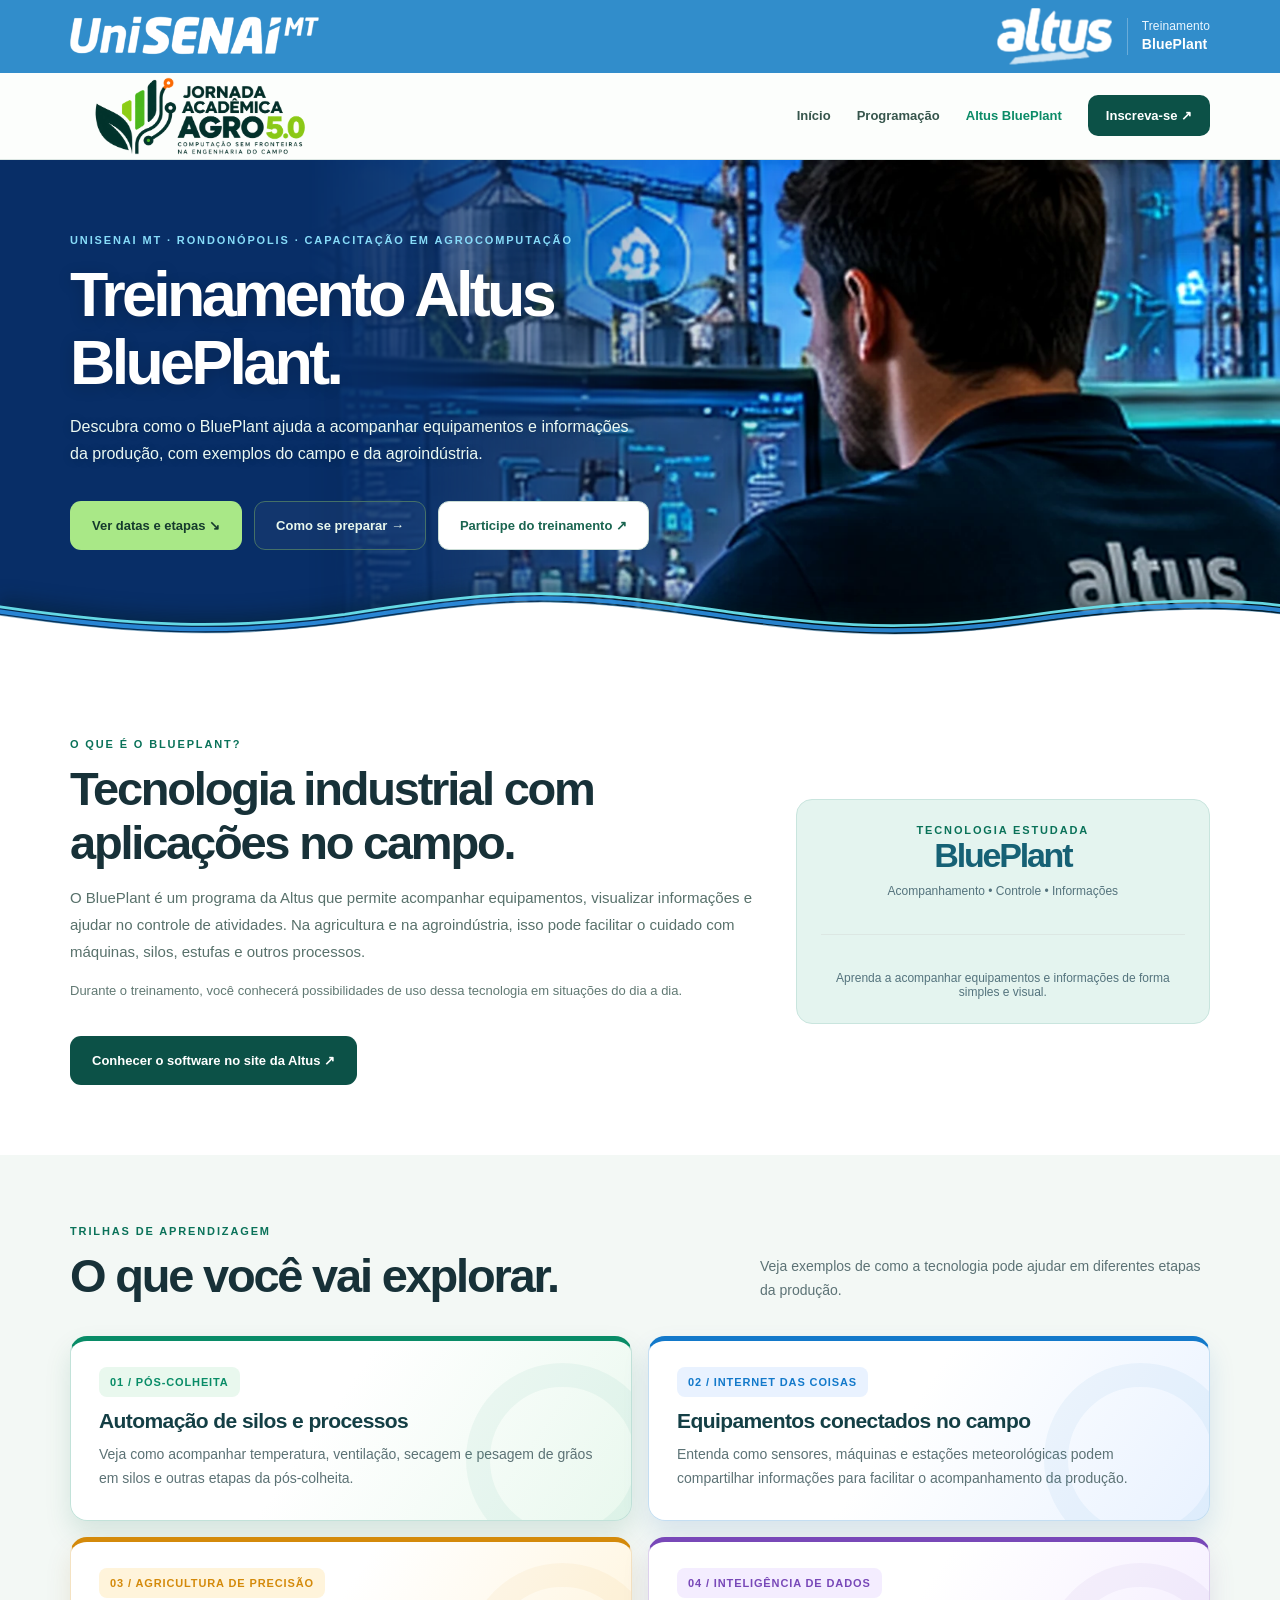
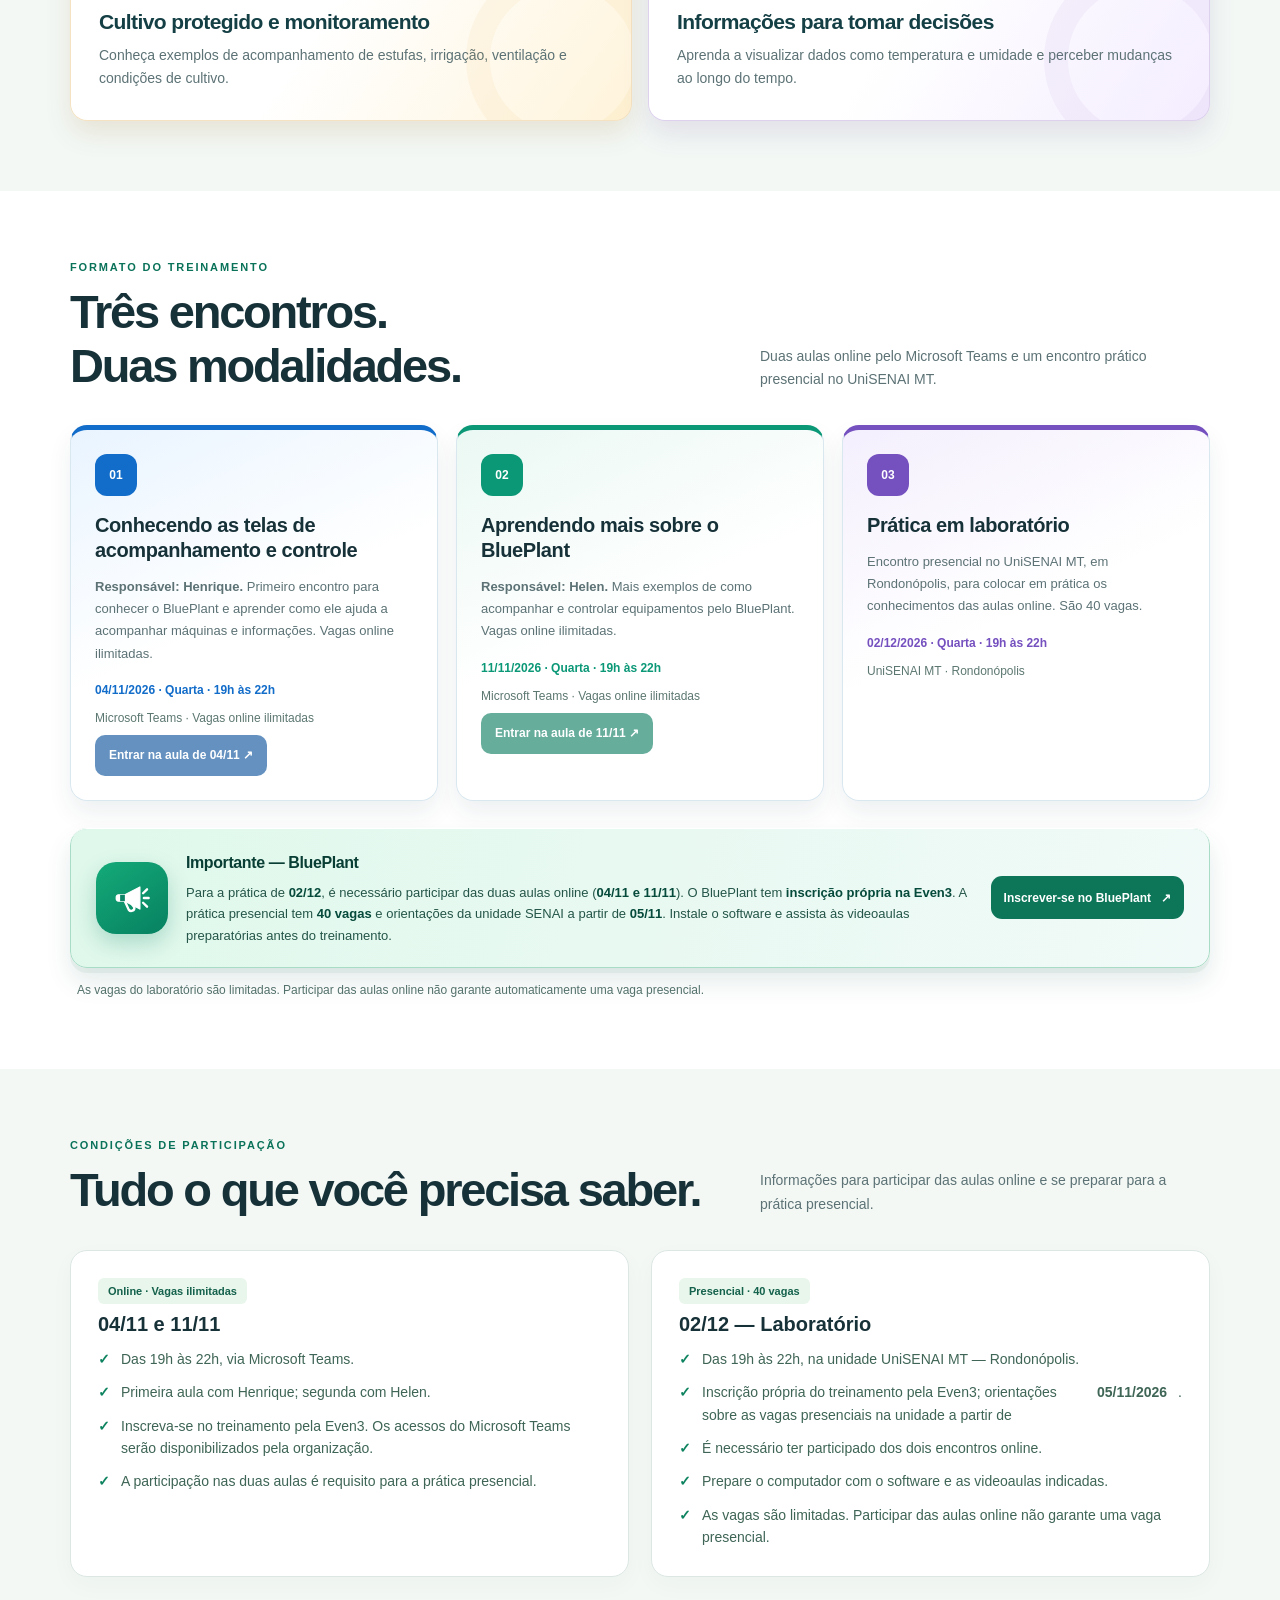
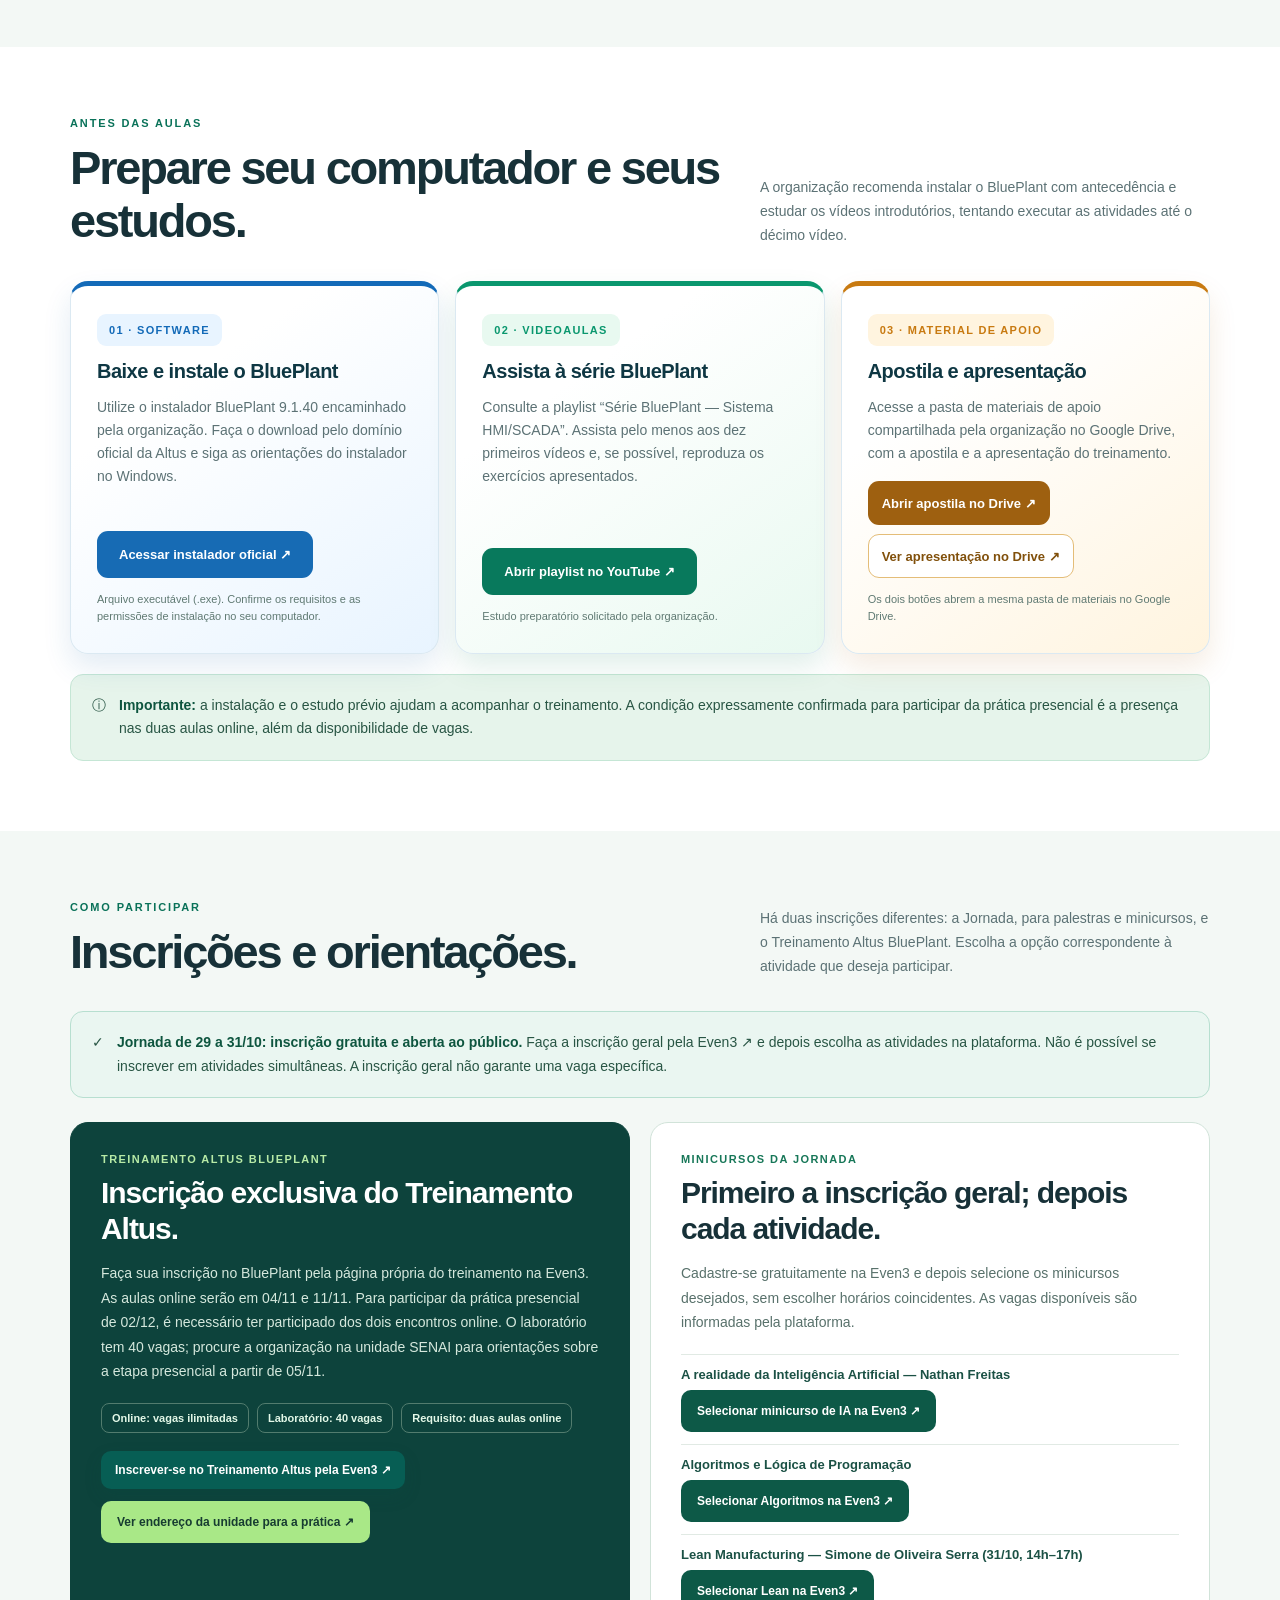
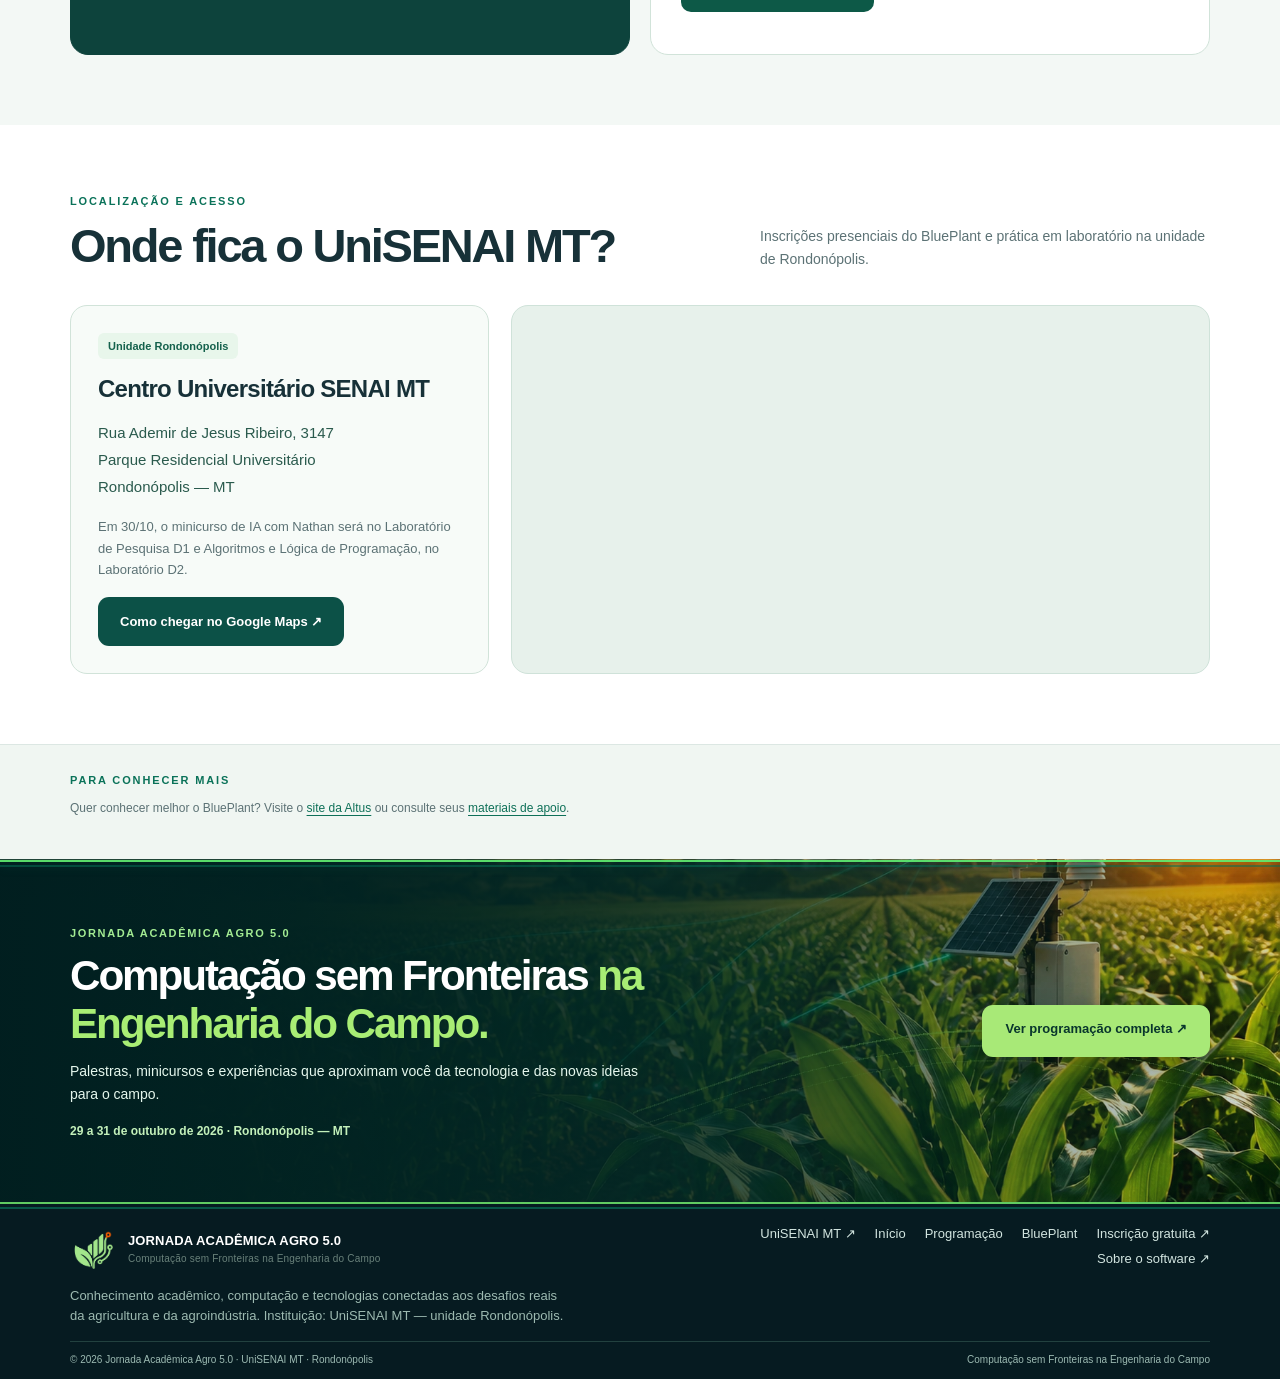
<file: altus.html>
<!DOCTYPE html>

<html lang="pt-BR"><head>
<meta charset="utf-8"/><meta content="width=device-width,initial-scale=1" name="viewport"/>
<meta content="#08282d" name="theme-color"/><meta content="index,follow" name="robots"/>
<meta content="Treinamento Altus BluePlant na Jornada Agro 5.0 do UniSENAI MT, Rondonópolis: online em 04/11 e 11/11 e presencial em 02/12/2026, com 40 vagas na prática." name="description"/>
<meta content="website" property="og:type"/><meta content="pt_BR" property="og:locale"/><meta content="Treinamento Altus BluePlant | Jornada Agro 5.0" property="og:title"/>
<meta content="Treinamento Altus BluePlant na Jornada Agro 5.0 do UniSENAI MT, Rondonópolis: online em 04/11 e 11/11 e presencial em 02/12/2026, com 40 vagas na prática." property="og:description"/><title>Treinamento Altus BluePlant | Jornada Agro 5.0</title>
<link href="assets/brand/web/favicon-192.png" rel="icon" sizes="192x192" type="image/png"/><link href="assets/style.css?v=fase07-r2" rel="stylesheet"/>
<script defer="" src="assets/main.js?v=fase04-r1"></script>
<script defer="" src="assets/inscricoes.js?v=fase06-r2"></script>
</head><body>
<a class="skip" href="#conteudo">Pular para o conteúdo</a>
<header class="topbar"><div class="institution-band"><div class="wrap institution-inner">
<a aria-label="Conhecer o UniSENAI MT — site oficial" class="institution-identity" href="https://unisenaimt.com.br/" rel="noopener noreferrer" target="_blank">
<img alt="UniSENAI MT" class="institution-logo-unisenai" height="251" src="assets/brand/web/unisenai-mt-branco.png" width="1559"/>
</a>
<div class="institution-training">
<a aria-label="Conhecer a Altus — site oficial" href="https://www.altus.com.br/" rel="noopener noreferrer" target="_blank"><img alt="Altus" class="institution-logo-altus" height="256" src="assets/brand/web/altus-branco.png" width="520"/></a>
<a class="institution-training-label" href="altus.html">Treinamento<br/><strong>BluePlant</strong></a>
</div>
</div></div><div class="wrap navrow"><a aria-label="Jornada Acadêmica Agro 5.0 — início" class="brand brand-official" href="index.html"><img alt="Jornada Acadêmica Agro 5.0 — Computação sem Fronteiras na Engenharia do Campo" class="brand-logo" height="253" src="assets/brand/web/logo-horizontal.webp" width="760"/><span aria-hidden="true" class="brand-mobile"><img alt="" height="340" src="assets/brand/web/simbolo-original.webp" width="340"/><span><strong>JORNADA AGRO 5.0</strong><small>UniSENAI MT · Rondonópolis</small></span></span></a><button aria-controls="site-nav" aria-expanded="false" aria-label="Abrir ou fechar o menu" class="menu-btn" data-menu-toggle="">Menu ☰</button><nav aria-label="Navegação principal" class="navlinks" data-navigation="" id="site-nav"><a data-nav="home" href="index.html">Início</a><a data-nav="prog" href="programacao.html">Programação</a><a aria-current="page" data-nav="altus" href="altus.html">Altus BluePlant</a><a class="navcta" href="https://www.even3.com.br/jornada-agro-unisenai-798946/" rel="noopener noreferrer" target="_blank">Inscreva-se ↗</a></nav></div></header>
<main id="conteudo"><section class="pagehero pagehero--blueplant"><div aria-hidden="true" class="pagehero-art"></div><div class="wrap"><span class="eyebrow">UniSENAI MT · Rondonópolis · Capacitação em agrocomputação</span><h1>Treinamento Altus<br/>BluePlant.</h1><p>Descubra como o BluePlant ajuda a acompanhar equipamentos e informações da produção, com exemplos do campo e da agroindústria.</p><div class="actions"><a class="btn btn-primary" href="#etapas">Ver datas e etapas ↘</a><a class="btn btn-ghost" href="#preparacao">Como se preparar →</a><a aria-label="Participe do treinamento Altus BluePlant — inscrição exclusiva na Even3" class="btn btn-light" data-evento-link="blueplantInscricao" href="https://www.even3.com.br/treinamento-sistemas-supervisorios-altusblueplant-802190" rel="noopener noreferrer" target="_blank">Participe do treinamento ↗</a></div></div></section>
<div aria-hidden="true" class="pagehero-transition to-white"></div>
<section class="section white"><div class="wrap altus-title-row"><div><span class="eyebrow">O que é o BluePlant?</span><h2 class="section-title">Tecnologia industrial com aplicações no campo.</h2><p style="font-size:15px;line-height:1.8;color:#58716b">O BluePlant é um programa da Altus que permite acompanhar equipamentos, visualizar informações e ajudar no controle de atividades. Na agricultura e na agroindústria, isso pode facilitar o cuidado com máquinas, silos, estufas e outros processos.</p><p style="font-size:13px;color:#617973;line-height:1.7">Durante o treinamento, você conhecerá possibilidades de uso dessa tecnologia em situações do dia a dia.</p><div class="actions"><a class="btn btn-dark" href="https://www.altus.com.br/serie/scada-blueplant/" rel="noopener noreferrer" target="_blank">Conhecer o software no site da Altus ↗</a></div></div><div class="bluebadge"><span class="eyebrow">Tecnologia estudada</span><div class="big">BluePlant</div><p>Acompanhamento • Controle • Informações</p><hr class="sep"/><p>Aprenda a acompanhar equipamentos e informações de forma simples e visual.</p></div></div></section>
<section class="section surface" id="conteudos"><div class="wrap"><div class="sec-head"><div><span class="eyebrow">Trilhas de aprendizagem</span><h2>O que você vai explorar.</h2></div><p>Veja exemplos de como a tecnologia pode ajudar em diferentes etapas da produção.</p></div><div class="topics"><article class="topic"><small>01 / PÓS-COLHEITA</small><h3>Automação de silos e processos</h3><p>Veja como acompanhar temperatura, ventilação, secagem e pesagem de grãos em silos e outras etapas da pós-colheita.</p></article><article class="topic"><small>02 / INTERNET DAS COISAS</small><h3>Equipamentos conectados no campo</h3><p>Entenda como sensores, máquinas e estações meteorológicas podem compartilhar informações para facilitar o acompanhamento da produção.</p></article><article class="topic"><small>03 / AGRICULTURA DE PRECISÃO</small><h3>Cultivo protegido e monitoramento</h3><p>Conheça exemplos de acompanhamento de estufas, irrigação, ventilação e condições de cultivo.</p></article><article class="topic"><small>04 / INTELIGÊNCIA DE DADOS</small><h3>Informações para tomar decisões</h3><p>Aprenda a visualizar dados como temperatura e umidade e perceber mudanças ao longo do tempo.</p></article></div></div></section>
<section class="section white" id="etapas"><div class="wrap">
<div class="sec-head"><div><span class="eyebrow">Formato do treinamento</span><h2>Três encontros.<br/>Duas modalidades.</h2></div><p>Duas aulas online pelo Microsoft Teams e um encontro prático presencial no UniSENAI MT.</p></div>
<div class="flowsteps">
<article class="step"><span class="number">01</span><h3>Conhecendo as telas de acompanhamento e controle</h3><p><strong>Responsável: Henrique.</strong> Primeiro encontro para conhecer o BluePlant e aprender como ele ajuda a acompanhar máquinas e informações. Vagas online ilimitadas.</p><span class="stepdate">04/11/2026 · Quarta · 19h às 22h</span><div class="step-channel"><span>Microsoft Teams · Vagas online ilimitadas</span><a aria-disabled="true" class="session-join" data-evento-link="teams04" data-link-demo="true">Entrar na aula de 04/11 ↗</a></div></article>
<article class="step"><span class="number">02</span><h3>Aprendendo mais sobre o BluePlant</h3><p><strong>Responsável: Helen.</strong> Mais exemplos de como acompanhar e controlar equipamentos pelo BluePlant. Vagas online ilimitadas.</p><span class="stepdate">11/11/2026 · Quarta · 19h às 22h</span><div class="step-channel"><span>Microsoft Teams · Vagas online ilimitadas</span><a aria-disabled="true" class="session-join" data-evento-link="teams11" data-link-demo="true">Entrar na aula de 11/11 ↗</a></div></article>
<article class="step"><span class="number">03</span><h3>Prática em laboratório</h3><p>Encontro presencial no UniSENAI MT, em Rondonópolis, para colocar em prática os conhecimentos das aulas online. São 40 vagas.</p><span class="stepdate">02/12/2026 · Quarta · 19h às 22h</span><span class="step-channel">UniSENAI MT · Rondonópolis</span></article>
</div>
<aside aria-label="Atenção às condições para participar da prática BluePlant" class="important-blueplant" role="note">
<span aria-hidden="true" class="important-blueplant-icon"><svg fill="none" viewbox="0 0 48 48" xmlns="http://www.w3.org/2000/svg"><path d="M7 20h8l19-10v28L15 28H7c-2 0-3-1.5-3-4s1-4 3-4Z" fill="white" stroke="white" stroke-linejoin="round" stroke-width="1.5"></path><path d="m15 28 5 11a4 4 0 0 0 7-3l-3-4M38 18l5-5M39 24h6M38 30l5 5" stroke="white" stroke-linecap="round" stroke-width="3"></path><path d="M9 20h6v8H9Z" fill="#0B8768"></path></svg></span>
<span class="important-blueplant-content"><strong>Importante — BluePlant</strong><span>Para a prática de <b>02/12</b>, é necessário participar das duas aulas online (<b>04/11 e 11/11</b>). O BluePlant tem <b>inscrição própria na Even3</b>. A prática presencial tem <b>40 vagas</b> e orientações da unidade SENAI a partir de <b>05/11</b>. Instale o software e assista às videoaulas preparatórias antes do treinamento.</span></span>
<a aria-label="Inscrição exclusiva do Treinamento Altus BluePlant na Even3" class="important-blueplant-cta" data-evento-link="blueplantInscricao" href="https://www.even3.com.br/treinamento-sistemas-supervisorios-altusblueplant-802190" rel="noopener noreferrer" target="_blank">Inscrever-se no BluePlant <span aria-hidden="true">↗</span></a>
</aside>
<p class="important-clarification">As vagas do laboratório são limitadas. Participar das aulas online não garante automaticamente uma vaga presencial.</p>
</div></section>
<section aria-labelledby="participacao-title" class="section surface"><div class="wrap">
<div class="sec-head"><div><span class="eyebrow">Condições de participação</span><h2 id="participacao-title">Tudo o que você precisa saber.</h2></div><p>Informações para participar das aulas online e se preparar para a prática presencial.</p></div>
<div class="two-col">
<div class="info-box"><span class="tag">Online · Vagas ilimitadas</span><h3>04/11 e 11/11</h3><ul class="requirements"><li>Das 19h às 22h, via Microsoft Teams.</li><li>Primeira aula com Henrique; segunda com Helen.</li><li>Inscreva-se no treinamento pela Even3. Os acessos do Microsoft Teams serão disponibilizados pela organização.</li><li>A participação nas duas aulas é requisito para a prática presencial.</li></ul></div>
<div class="info-box"><span class="tag">Presencial · 40 vagas</span><h3>02/12 — Laboratório</h3><ul class="requirements"><li>Das 19h às 22h, na unidade UniSENAI MT — Rondonópolis.</li><li>Inscrição própria do treinamento pela Even3; orientações sobre as vagas presenciais na unidade a partir de <strong>05/11/2026</strong>.</li><li>É necessário ter participado dos dois encontros online.</li><li>Prepare o computador com o software e as videoaulas indicadas.</li><li>As vagas são limitadas. Participar das aulas online não garante uma vaga presencial.</li></ul></div>
</div>
</div></section>
<section class="section white" id="preparacao"><div class="wrap">
<div class="sec-head"><div><span class="eyebrow">Antes das aulas</span><h2>Prepare seu computador e seus estudos.</h2></div><p>A organização recomenda instalar o BluePlant com antecedência e estudar os vídeos introdutórios, tentando executar as atividades até o décimo vídeo.</p></div>
<div class="prep-grid">
<article class="prep-card"><span class="prep-number">01 · Software</span><h3>Baixe e instale o BluePlant</h3><p>Utilize o instalador BluePlant 9.1.40 encaminhado pela organização. Faça o download pelo domínio oficial da Altus e siga as orientações do instalador no Windows.</p><a class="btn btn-dark" href="https://www.altus.com.br/wp-content/uploads/2025/06/BluePlant%209.1.40.exe" rel="noopener noreferrer" target="_blank">Acessar instalador oficial ↗</a><small>Arquivo executável (.exe). Confirme os requisitos e as permissões de instalação no seu computador.</small></article>
<article class="prep-card"><span class="prep-number">02 · Videoaulas</span><h3>Assista à série BluePlant</h3><p>Consulte a playlist “Série BluePlant — Sistema HMI/SCADA”. Assista pelo menos aos dez primeiros vídeos e, se possível, reproduza os exercícios apresentados.</p><a class="btn btn-dark" href="https://www.youtube.com/playlist?list=PLyXOhZvvjr-8q3h51W2gAHNJMKIGvHns7" rel="noopener noreferrer" target="_blank">Abrir playlist no YouTube ↗</a><small>Estudo preparatório solicitado pela organização.</small></article>
<article class="prep-card"><span class="prep-number">03 · Material de apoio</span><h3>Apostila e apresentação</h3><p>Acesse a pasta de materiais de apoio compartilhada pela organização no Google Drive, com a apostila e a apresentação do treinamento.</p><div class="material-actions"><a aria-disabled="true" class="btn btn-dark" data-evento-link="apostila" data-link-demo="true">Abrir apostila no Drive ↗</a><a aria-disabled="true" class="btn btn-light" data-evento-link="apresentacao" data-link-demo="true">Ver apresentação no Drive ↗</a></div><small>Os dois botões abrem a mesma pasta de materiais no Google Drive.</small></article>
</div>
<div class="notice prep-notice"><span aria-hidden="true">ⓘ</span><div><strong>Importante:</strong> a instalação e o estudo prévio ajudam a acompanhar o treinamento. A condição expressamente confirmada para participar da prática presencial é a presença nas duas aulas online, além da disponibilidade de vagas.</div></div>
</div></section>
<section class="section surface" id="inscricoes"><div class="wrap">
<div class="sec-head"><div><span class="eyebrow">Como participar</span><h2>Inscrições e orientações.</h2></div><p>Há duas inscrições diferentes: a Jornada, para palestras e minicursos, e o Treinamento Altus BluePlant. Escolha a opção correspondente à atividade que deseja participar.</p></div>
<div class="notice notice-highlight" style="margin-bottom:24px"><span aria-hidden="true">✓</span><div><strong>Jornada de 29 a 31/10: inscrição gratuita e aberta ao público.</strong> Faça a inscrição geral pela <a href="https://www.even3.com.br/jornada-agro-unisenai-798946/" rel="noopener noreferrer" target="_blank">Even3 ↗</a> e depois escolha as atividades na plataforma. Não é possível se inscrever em atividades simultâneas. A inscrição geral não garante uma vaga específica.</div></div><div class="registration-grid">
<article class="registration-card registration-featured"><span class="registration-kicker">Treinamento Altus BluePlant</span><h3>Inscrição exclusiva do Treinamento Altus.</h3><p>Faça sua inscrição no BluePlant pela página própria do treinamento na Even3. As aulas online serão em 04/11 e 11/11. Para participar da prática presencial de 02/12, é necessário ter participado dos dois encontros online. O laboratório tem 40 vagas; procure a organização na unidade SENAI para orientações sobre a etapa presencial a partir de 05/11.</p>
<div class="registration-facts"><span>Online: vagas ilimitadas</span><span>Laboratório: 40 vagas</span><span>Requisito: duas aulas online</span></div>
<div class="altus-cta-group"><a class="registration-link altus-enroll-link" data-evento-link="blueplantInscricao" href="https://www.even3.com.br/treinamento-sistemas-supervisorios-altusblueplant-802190" rel="noopener noreferrer" target="_blank">Inscrever-se no Treinamento Altus pela Even3 ↗</a><a class="registration-link" href="#localizacao">Ver endereço da unidade para a prática ↗</a></div>
</article>
<article class="registration-card" id="inscricoes-minicursos"><span class="registration-kicker">Minicursos da Jornada</span><h3>Primeiro a inscrição geral; depois cada atividade.</h3><p>Cadastre-se gratuitamente na Even3 e depois selecione os minicursos desejados, sem escolher horários coincidentes. As vagas disponíveis são informadas pela plataforma.</p>
<div class="registration-mini"><strong>A realidade da Inteligência Artificial — Nathan Freitas</strong><a aria-disabled="true" class="registration-link" data-evento-link="minicursoNathan" data-link-demo="true">Selecionar minicurso de IA na Even3 ↗</a></div>
<div class="registration-mini"><strong>Algoritmos e Lógica de Programação</strong><a aria-disabled="true" class="registration-link" data-evento-link="minicursoAlgoritmos" data-link-demo="true">Selecionar Algoritmos na Even3 ↗</a></div>
<div class="registration-mini"><strong>Lean Manufacturing — Simone de Oliveira Serra (31/10, 14h–17h)</strong><a aria-disabled="true" class="registration-link" data-evento-link="minicursoLean" data-link-demo="true">Selecionar Lean na Even3 ↗</a></div>
</article>
</div>
</div></section>
<section class="section white" id="localizacao"><div class="wrap">
<div class="sec-head"><div><span class="eyebrow">Localização e acesso</span><h2>Onde fica o UniSENAI MT?</h2></div><p>Inscrições presenciais do BluePlant e prática em laboratório na unidade de Rondonópolis.</p></div>
<div class="location-grid">
<div class="location-details"><span class="tag">Unidade Rondonópolis</span><h3>Centro Universitário SENAI MT</h3><address>Rua Ademir de Jesus Ribeiro, 3147<br/>Parque Residencial Universitário<br/>Rondonópolis — MT</address><p>Em 30/10, o minicurso de IA com Nathan será no Laboratório de Pesquisa D1 e Algoritmos e Lógica de Programação, no Laboratório D2.</p><a class="btn btn-dark" href="https://www.google.com/maps/search/?api=1&amp;query=Rua%20Ademir%20de%20Jesus%20Ribeiro%203147%20Rondonopolis%20MT" rel="noopener noreferrer" target="_blank">Como chegar no Google Maps ↗</a></div>
<div class="location-map"><iframe allowfullscreen="" loading="lazy" referrerpolicy="no-referrer-when-downgrade" src="https://www.google.com/maps?q=Rua%20Ademir%20de%20Jesus%20Ribeiro%203147%20Rondonopolis%20MT&amp;output=embed" title="Mapa da unidade UniSENAI MT em Rondonópolis"></iframe></div>
</div>
</div></section>
<section class="reference"><div class="wrap"><span class="eyebrow">Para conhecer mais</span><p>Quer conhecer melhor o BluePlant? Visite o <a href="https://www.altus.com.br/serie/scada-blueplant/" rel="noopener noreferrer" target="_blank">site da Altus</a> ou consulte seus <a href="https://suporte.altus.com.br/hc/pt-br/sections/7468421672333-BluePlant" rel="noopener noreferrer" target="_blank">materiais de apoio</a>.</p></div></section><section aria-label="Convite para participar" class="closing-banner">
<div class="wrap closing-banner-inner"><div class="closing-banner-copy"><span class="closing-banner-kicker">Jornada Acadêmica Agro 5.0</span><h2>Computação sem Fronteiras <em>na Engenharia do Campo.</em></h2><p>Palestras, minicursos e experiências que aproximam você da tecnologia e das novas ideias para o campo.</p><span class="closing-banner-meta">29 a 31 de outubro de 2026 · Rondonópolis — MT</span></div><a class="closing-banner-cta" href="programacao.html">Ver programação completa <span aria-hidden="true">↗</span></a></div>
</section></main>
<footer class="foot"><div class="wrap"><div class="footgrid"><div><a aria-label="Jornada Acadêmica Agro 5.0 — início" class="brand brand-footer" href="index.html"><img alt="" class="footer-symbol" height="460" loading="lazy" src="assets/brand/web/simbolo-claro.webp" width="460"/><span class="brandtext"><strong>JORNADA ACADÊMICA AGRO 5.0</strong><small>Computação sem Fronteiras na Engenharia do Campo</small></span></a><p>Conhecimento acadêmico, computação e tecnologias conectadas aos desafios reais da agricultura e da agroindústria. Instituição: UniSENAI MT — unidade Rondonópolis.</p></div><div class="footlinks"><a href="https://unisenaimt.com.br/" rel="noopener noreferrer" target="_blank">UniSENAI MT ↗</a><a href="index.html">Início</a><a href="programacao.html">Programação</a><a href="altus.html">BluePlant</a><a href="https://www.even3.com.br/jornada-agro-unisenai-798946/" rel="noopener noreferrer" target="_blank">Inscrição gratuita ↗</a><a href="https://www.altus.com.br/serie/scada-blueplant/" rel="noopener noreferrer" target="_blank">Sobre o software ↗</a></div></div><div class="footbottom"><span>© 2026 Jornada Acadêmica Agro 5.0 · UniSENAI MT · Rondonópolis</span><span>Computação sem Fronteiras na Engenharia do Campo</span></div></div></footer>
</body></html>
</file>
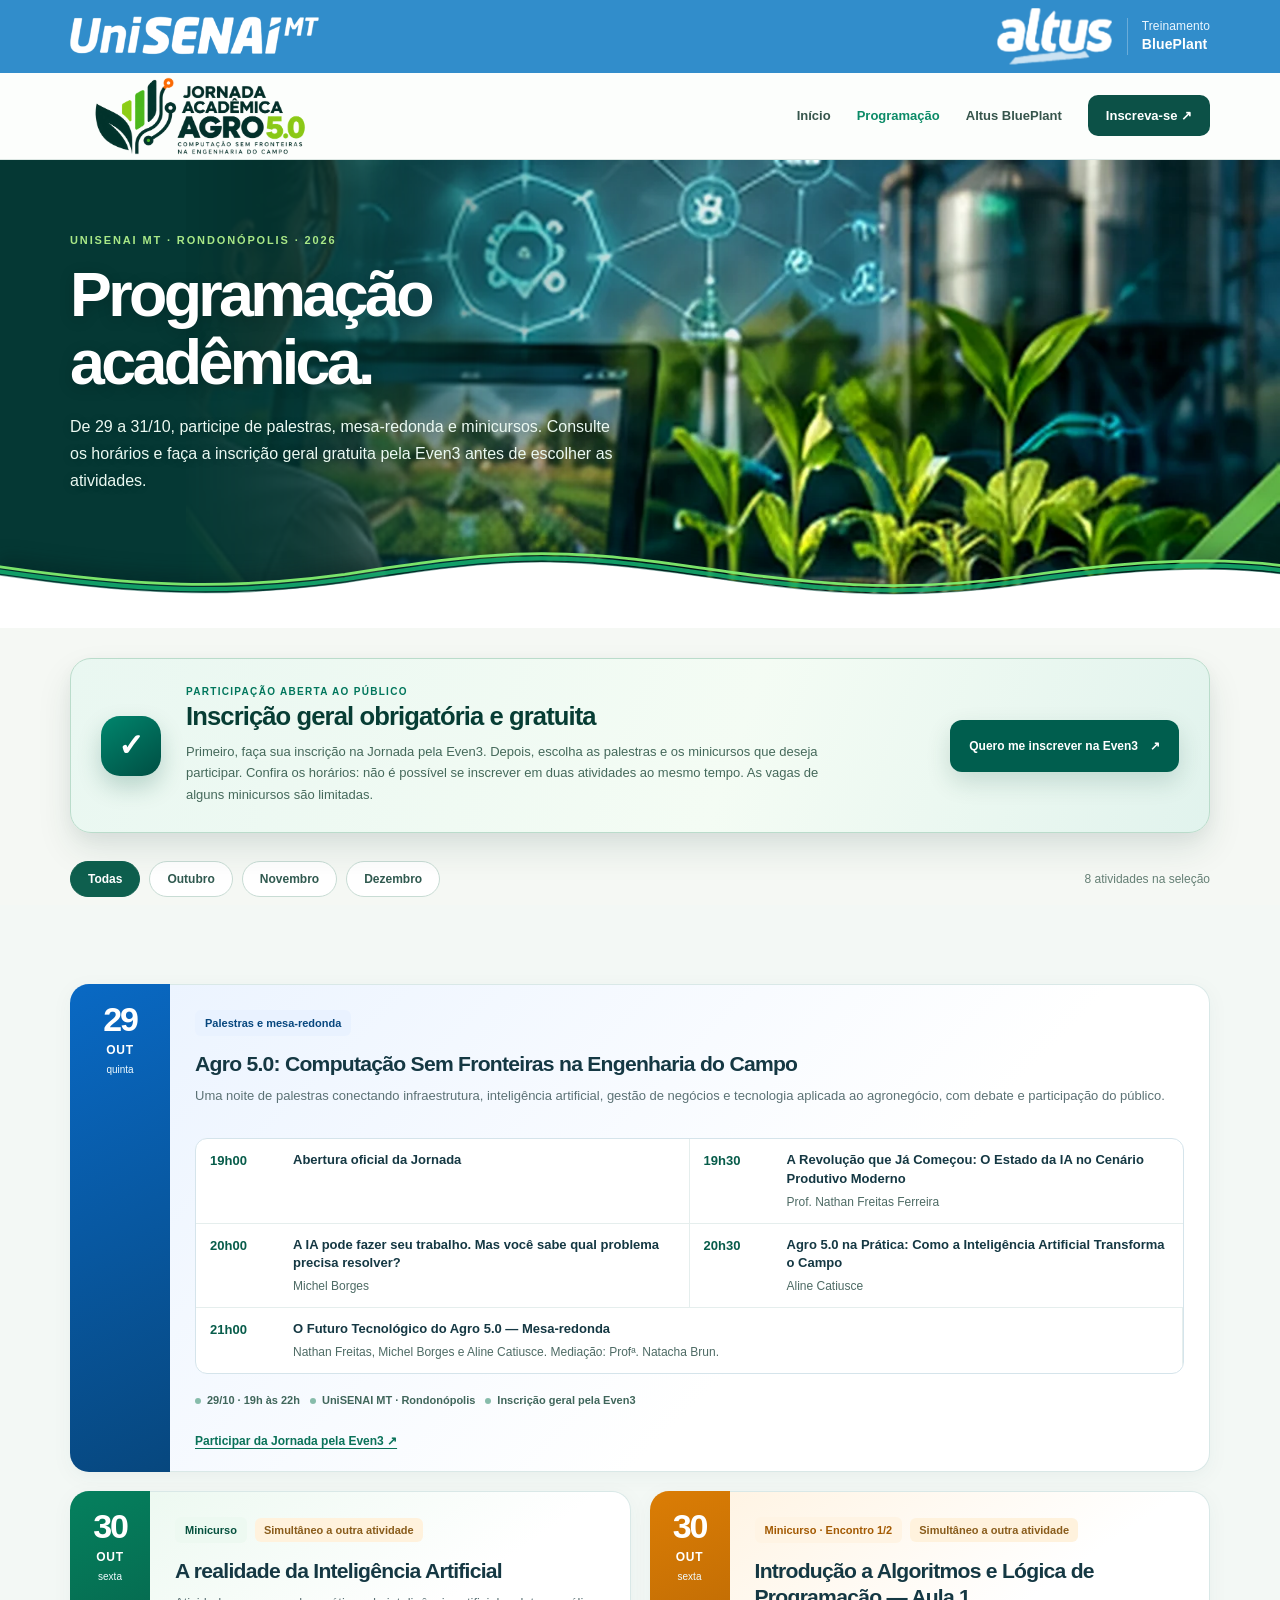
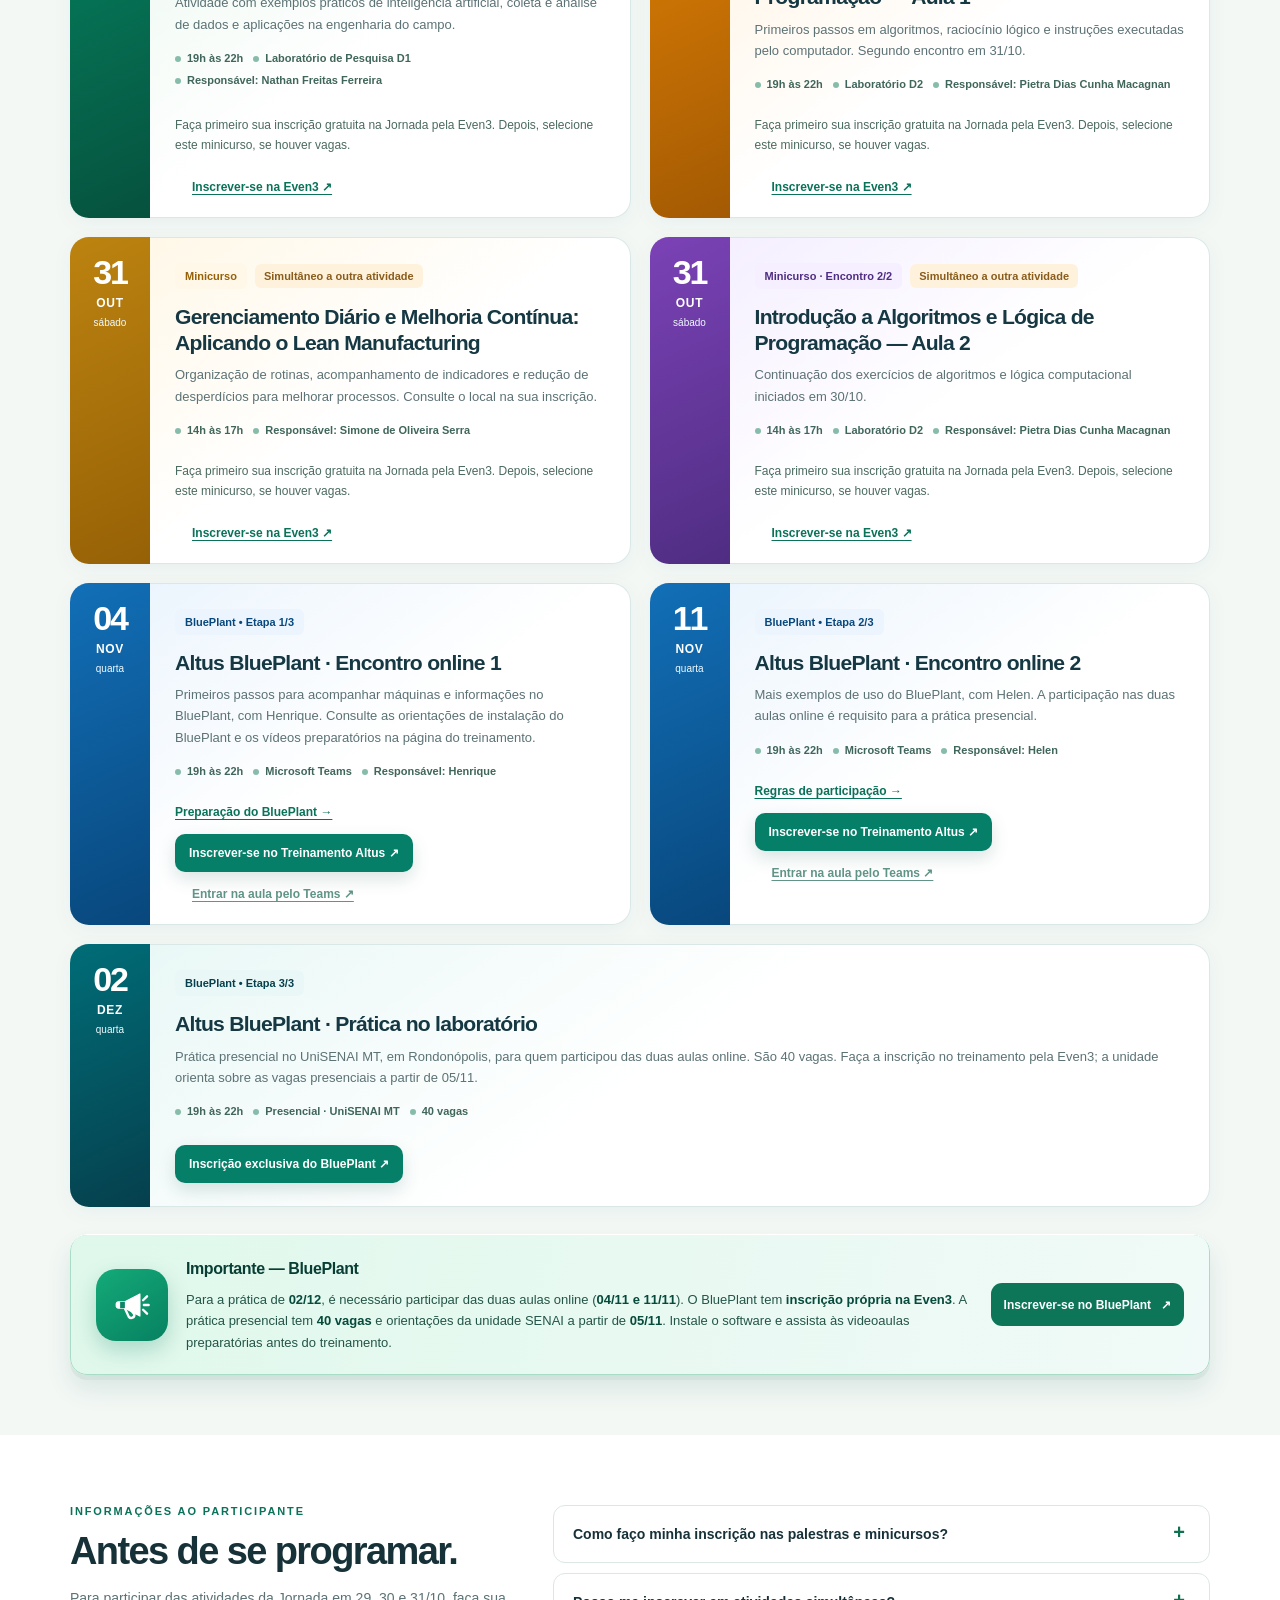
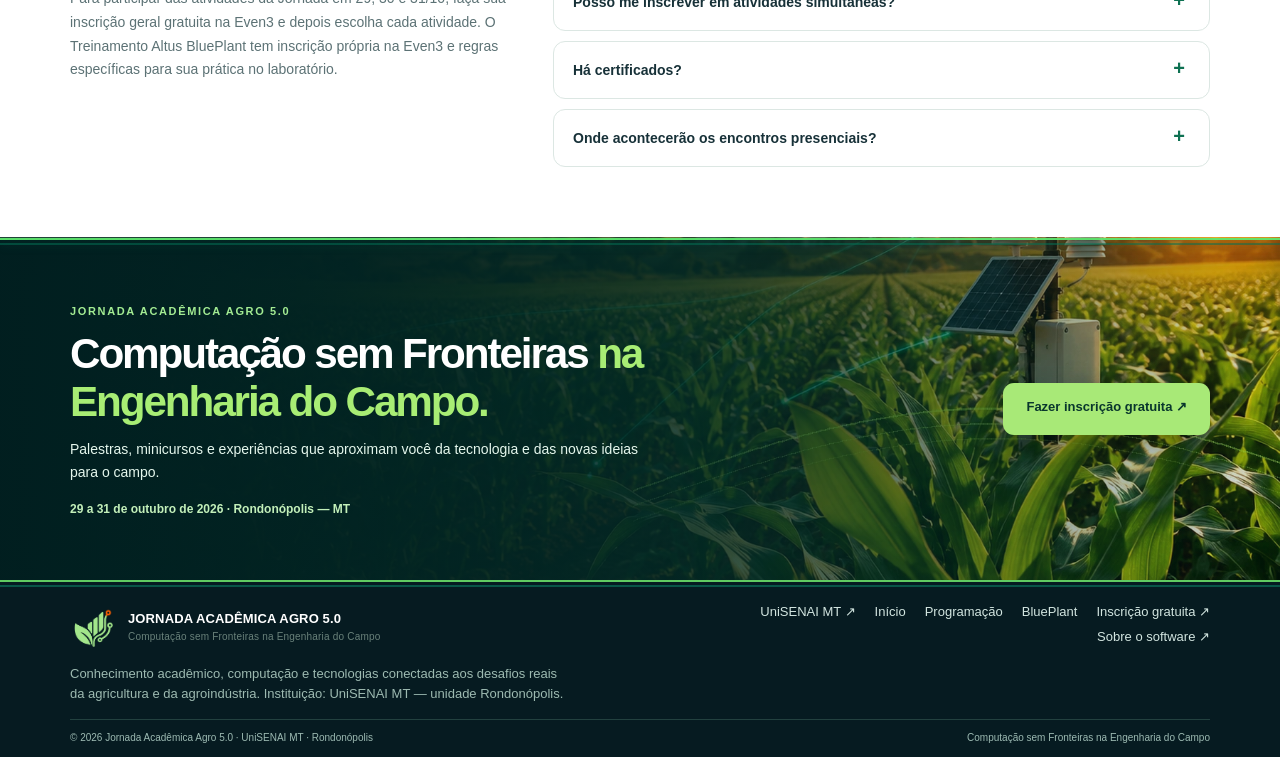
<file: programacao.html>
<!DOCTYPE html>

<html lang="pt-BR"><head>
<meta charset="utf-8"/><meta content="width=device-width,initial-scale=1" name="viewport"/>
<meta content="#08282d" name="theme-color"/><meta content="index,follow" name="robots"/>
<meta content="Programação da Jornada Acadêmica Agro 5.0 em Rondonópolis: palestras e mesa-redonda em 29/10; minicursos em 30 e 31/10; treinamento BluePlant em novembro e dezembro de 2026." name="description"/>
<meta content="website" property="og:type"/><meta content="pt_BR" property="og:locale"/><meta content="Programação | Jornada Acadêmica Agro 5.0" property="og:title"/>
<meta content="Programação da Jornada Acadêmica Agro 5.0: três palestras e mesa-redonda em 29/10, minicursos em 30 e 31/10 e treinamento BluePlant." property="og:description"/><title>Programação | Jornada Acadêmica Agro 5.0</title>
<link href="assets/brand/web/favicon-192.png" rel="icon" sizes="192x192" type="image/png"/><link href="assets/style.css?v=fase07-r2" rel="stylesheet"/>
<script defer="" src="assets/main.js?v=fase04-r1"></script>
<script defer="" src="assets/inscricoes.js?v=fase06-r2"></script>
</head><body>
<a class="skip" href="#conteudo">Pular para o conteúdo</a>
<header class="topbar"><div class="institution-band"><div class="wrap institution-inner">
<a aria-label="Conhecer o UniSENAI MT — site oficial" class="institution-identity" href="https://unisenaimt.com.br/" rel="noopener noreferrer" target="_blank">
<img alt="UniSENAI MT" class="institution-logo-unisenai" height="251" src="assets/brand/web/unisenai-mt-branco.png" width="1559"/>
</a>
<div class="institution-training">
<a aria-label="Conhecer a Altus — site oficial" href="https://www.altus.com.br/" rel="noopener noreferrer" target="_blank"><img alt="Altus" class="institution-logo-altus" height="256" src="assets/brand/web/altus-branco.png" width="520"/></a>
<a class="institution-training-label" href="altus.html">Treinamento<br/><strong>BluePlant</strong></a>
</div>
</div></div><div class="wrap navrow"><a aria-label="Jornada Acadêmica Agro 5.0 — início" class="brand brand-official" href="index.html"><img alt="Jornada Acadêmica Agro 5.0 — Computação sem Fronteiras na Engenharia do Campo" class="brand-logo" height="253" src="assets/brand/web/logo-horizontal.webp" width="760"/><span aria-hidden="true" class="brand-mobile"><img alt="" height="340" src="assets/brand/web/simbolo-original.webp" width="340"/><span><strong>JORNADA AGRO 5.0</strong><small>UniSENAI MT · Rondonópolis</small></span></span></a><button aria-controls="site-nav" aria-expanded="false" aria-label="Abrir ou fechar o menu" class="menu-btn" data-menu-toggle="">Menu ☰</button><nav aria-label="Navegação principal" class="navlinks" data-navigation="" id="site-nav"><a data-nav="home" href="index.html">Início</a><a aria-current="page" data-nav="prog" href="programacao.html">Programação</a><a data-nav="altus" href="altus.html">Altus BluePlant</a><a class="navcta" href="https://www.even3.com.br/jornada-agro-unisenai-798946/" rel="noopener noreferrer" target="_blank">Inscreva-se ↗</a></nav></div></header>
<main id="conteudo"><section class="pagehero pagehero--programacao"><div aria-hidden="true" class="pagehero-art"></div><div class="wrap"><span class="eyebrow">UniSENAI MT · Rondonópolis · 2026</span><h1>Programação acadêmica.</h1><p>De 29 a 31/10, participe de palestras, mesa-redonda e minicursos. Consulte os horários e faça a inscrição geral gratuita pela Even3 antes de escolher as atividades.</p></div></section>
<div aria-hidden="true" class="pagehero-transition"></div>
<section class="page-intro"><div class="wrap"><aside aria-label="Inscrição para a Jornada" class="registration-callout" role="note">
<span aria-hidden="true" class="registration-callout-icon">✓</span>
<div class="registration-callout-copy"><span class="registration-callout-kicker">PARTICIPAÇÃO ABERTA AO PÚBLICO</span>
<h2>Inscrição geral obrigatória e gratuita</h2>
<p>Primeiro, faça sua inscrição na Jornada pela Even3. Depois, escolha as palestras e os minicursos que deseja participar. Confira os horários: não é possível se inscrever em duas atividades ao mesmo tempo. As vagas de alguns minicursos são limitadas.</p>
</div><a class="registration-callout-action" href="https://www.even3.com.br/jornada-agro-unisenai-798946/" rel="noopener noreferrer" target="_blank">Quero me inscrever na Even3 <span aria-hidden="true">↗</span></a>
</aside><div class="filterbar"><div aria-label="Filtrar atividades por período" class="chips" role="group"><button aria-pressed="true" class="chip" data-filter="todos" type="button">Todas</button><button aria-pressed="false" class="chip" data-filter="out" type="button">Outubro</button><button aria-pressed="false" class="chip" data-filter="nov" type="button">Novembro</button><button aria-pressed="false" class="chip" data-filter="dez" type="button">Dezembro</button></div><span aria-live="polite" class="count" data-count="">8 atividades na seleção</span></div></div></section>
<section class="section-tight surface"><div class="wrap"><div class="timeline"><article class="date-row date-row--1" data-month="out"><div class="date-stamp"><span class="num">29</span><span class="month">out</span><span class="weekday">quinta</span></div><div class="session"><div class="session-top"><span class="tag">Palestras e mesa-redonda</span></div><h3>Agro 5.0: Computação Sem Fronteiras na Engenharia do Campo</h3><p>Uma noite de palestras conectando infraestrutura, inteligência artificial, gestão de negócios e tecnologia aplicada ao agronegócio, com debate e participação do público.</p><div class="night-agenda">
<div class="night-slot"><time datetime="2026-10-29T19:00">19h00</time><div><strong>Abertura oficial da Jornada</strong></div></div>
<div class="night-slot"><time datetime="2026-10-29T19:30">19h30</time><div><strong>A Revolução que Já Começou: O Estado da IA no Cenário Produtivo Moderno</strong><small>Prof. Nathan Freitas Ferreira</small></div></div>
<div class="night-slot"><time datetime="2026-10-29T20:00">20h00</time><div><strong>A IA pode fazer seu trabalho. Mas você sabe qual problema precisa resolver?</strong><small>Michel Borges</small></div></div>
<div class="night-slot"><time datetime="2026-10-29T20:30">20h30</time><div><strong>Agro 5.0 na Prática: Como a Inteligência Artificial Transforma o Campo</strong><small>Aline Catiusce</small></div></div>
<div class="night-slot"><time datetime="2026-10-29T21:00">21h00</time><div><strong>O Futuro Tecnológico do Agro 5.0 — Mesa-redonda</strong><small>Nathan Freitas, Michel Borges e Aline Catiusce. Mediação: Profª. Natacha Brun.</small></div></div>
</div><div class="session-meta"><span>29/10 · 19h às 22h</span><span>UniSENAI MT · Rondonópolis</span><span>Inscrição geral pela Even3</span></div><a class="inline-action" href="https://www.even3.com.br/jornada-agro-unisenai-798946/" rel="noopener noreferrer" target="_blank">Participar da Jornada pela Even3 ↗</a></div></article><article class="date-row date-row--2" data-month="out"><div class="date-stamp"><span class="num">30</span><span class="month">out</span><span class="weekday">sexta</span></div><div class="session"><div class="session-top"><span class="tag">Minicurso</span><span class="subtle-tag warn-tag">Simultâneo a outra atividade</span></div><h3>A realidade da Inteligência Artificial</h3><p>Atividade com exemplos práticos de inteligência artificial, coleta e análise de dados e aplicações na engenharia do campo.</p><div class="session-meta"><span>19h às 22h</span><span>Laboratório de Pesquisa D1</span><span>Responsável: Nathan Freitas Ferreira</span></div><p class="mini-instruction">Faça primeiro sua inscrição gratuita na Jornada pela Even3. Depois, selecione este minicurso, se houver vagas.</p><a class="inline-action inline-action-secondary" data-evento-link="minicursoNathan">Inscrever-se na Even3 ↗</a></div></article><article class="date-row date-row--3" data-month="out"><div class="date-stamp"><span class="num">30</span><span class="month">out</span><span class="weekday">sexta</span></div><div class="session"><div class="session-top"><span class="tag">Minicurso · Encontro 1/2</span><span class="subtle-tag warn-tag">Simultâneo a outra atividade</span></div><h3>Introdução a Algoritmos e Lógica de Programação — Aula 1</h3><p>Primeiros passos em algoritmos, raciocínio lógico e instruções executadas pelo computador. Segundo encontro em 31/10.</p><div class="session-meta"><span>19h às 22h</span><span>Laboratório D2</span><span>Responsável: Pietra Dias Cunha Macagnan</span></div><p class="mini-instruction">Faça primeiro sua inscrição gratuita na Jornada pela Even3. Depois, selecione este minicurso, se houver vagas.</p><a class="inline-action inline-action-secondary" data-evento-link="minicursoAlgoritmos">Inscrever-se na Even3 ↗</a></div></article><article class="date-row date-row--4" data-month="out"><div class="date-stamp"><span class="num">31</span><span class="month">out</span><span class="weekday">sábado</span></div><div class="session"><div class="session-top"><span class="tag">Minicurso</span><span class="subtle-tag warn-tag">Simultâneo a outra atividade</span></div><h3>Gerenciamento Diário e Melhoria Contínua: Aplicando o Lean Manufacturing</h3><p>Organização de rotinas, acompanhamento de indicadores e redução de desperdícios para melhorar processos. Consulte o local na sua inscrição.</p><div class="session-meta"><span>14h às 17h</span><span>Responsável: Simone de Oliveira Serra</span></div><p class="mini-instruction">Faça primeiro sua inscrição gratuita na Jornada pela Even3. Depois, selecione este minicurso, se houver vagas.</p><a class="inline-action inline-action-secondary" data-evento-link="minicursoLean">Inscrever-se na Even3 ↗</a></div></article><article class="date-row date-row--5" data-month="out"><div class="date-stamp"><span class="num">31</span><span class="month">out</span><span class="weekday">sábado</span></div><div class="session"><div class="session-top"><span class="tag">Minicurso · Encontro 2/2</span><span class="subtle-tag warn-tag">Simultâneo a outra atividade</span></div><h3>Introdução a Algoritmos e Lógica de Programação — Aula 2</h3><p>Continuação dos exercícios de algoritmos e lógica computacional iniciados em 30/10.</p><div class="session-meta"><span>14h às 17h</span><span>Laboratório D2</span><span>Responsável: Pietra Dias Cunha Macagnan</span></div><p class="mini-instruction">Faça primeiro sua inscrição gratuita na Jornada pela Even3. Depois, selecione este minicurso, se houver vagas.</p><a class="inline-action inline-action-secondary" data-evento-link="minicursoAlgoritmos">Inscrever-se na Even3 ↗</a></div></article><article class="date-row date-row--6" data-month="nov"><div class="date-stamp"><span class="num">04</span><span class="month">nov</span><span class="weekday">quarta</span></div><div class="session"><div class="session-top"><span class="tag">BluePlant • Etapa 1/3</span></div><h3>Altus BluePlant · Encontro online 1</h3><p>Primeiros passos para acompanhar máquinas e informações no BluePlant, com Henrique. Consulte as orientações de instalação do BluePlant e os vídeos preparatórios na página do treinamento.</p><div class="session-meta"><span>19h às 22h</span><span>Microsoft Teams</span><span>Responsável: Henrique</span></div><a class="inline-action" href="altus.html#preparacao">Preparação do BluePlant →</a><a class="inline-action altus-enroll-link" data-evento-link="blueplantInscricao" href="https://www.even3.com.br/treinamento-sistemas-supervisorios-altusblueplant-802190" rel="noopener noreferrer" target="_blank">Inscrever-se no Treinamento Altus ↗</a><a aria-disabled="true" class="inline-action inline-action-secondary" data-evento-link="teams04" data-link-demo="true">Entrar na aula pelo Teams ↗</a></div></article><article class="date-row date-row--7" data-month="nov"><div class="date-stamp"><span class="num">11</span><span class="month">nov</span><span class="weekday">quarta</span></div><div class="session"><div class="session-top"><span class="tag">BluePlant • Etapa 2/3</span></div><h3>Altus BluePlant · Encontro online 2</h3><p>Mais exemplos de uso do BluePlant, com Helen. A participação nas duas aulas online é requisito para a prática presencial.</p><div class="session-meta"><span>19h às 22h</span><span>Microsoft Teams</span><span>Responsável: Helen</span></div><a class="inline-action" href="altus.html#inscricoes">Regras de participação →</a><a class="inline-action altus-enroll-link" data-evento-link="blueplantInscricao" href="https://www.even3.com.br/treinamento-sistemas-supervisorios-altusblueplant-802190" rel="noopener noreferrer" target="_blank">Inscrever-se no Treinamento Altus ↗</a><a aria-disabled="true" class="inline-action inline-action-secondary" data-evento-link="teams11" data-link-demo="true">Entrar na aula pelo Teams ↗</a></div></article><article class="date-row date-row--8" data-month="dez"><div class="date-stamp"><span class="num">02</span><span class="month">dez</span><span class="weekday">quarta</span></div><div class="session"><div class="session-top"><span class="tag">BluePlant • Etapa 3/3</span></div><h3>Altus BluePlant · Prática no laboratório</h3><p>Prática presencial no UniSENAI MT, em Rondonópolis, para quem participou das duas aulas online. São 40 vagas. Faça a inscrição no treinamento pela Even3; a unidade orienta sobre as vagas presenciais a partir de 05/11.</p><div class="session-meta"><span>19h às 22h</span><span>Presencial · UniSENAI MT</span><span>40 vagas</span></div><a class="inline-action altus-enroll-link" data-evento-link="blueplantInscricao" href="https://www.even3.com.br/treinamento-sistemas-supervisorios-altusblueplant-802190" rel="noopener noreferrer" target="_blank">Inscrição exclusiva do BluePlant ↗</a></div></article></div><aside aria-label="Atenção às condições para participar da prática BluePlant" class="important-blueplant" role="note">
<span aria-hidden="true" class="important-blueplant-icon"><svg fill="none" viewbox="0 0 48 48" xmlns="http://www.w3.org/2000/svg"><path d="M7 20h8l19-10v28L15 28H7c-2 0-3-1.5-3-4s1-4 3-4Z" fill="white" stroke="white" stroke-linejoin="round" stroke-width="1.5"></path><path d="m15 28 5 11a4 4 0 0 0 7-3l-3-4M38 18l5-5M39 24h6M38 30l5 5" stroke="white" stroke-linecap="round" stroke-width="3"></path><path d="M9 20h6v8H9Z" fill="#0B8768"></path></svg></span>
<span class="important-blueplant-content"><strong>Importante — BluePlant</strong><span>Para a prática de <b>02/12</b>, é necessário participar das duas aulas online (<b>04/11 e 11/11</b>). O BluePlant tem <b>inscrição própria na Even3</b>. A prática presencial tem <b>40 vagas</b> e orientações da unidade SENAI a partir de <b>05/11</b>. Instale o software e assista às videoaulas preparatórias antes do treinamento.</span></span>
<a aria-label="Inscrição exclusiva do Treinamento Altus BluePlant na Even3" class="important-blueplant-cta" data-evento-link="blueplantInscricao" href="https://www.even3.com.br/treinamento-sistemas-supervisorios-altusblueplant-802190" rel="noopener noreferrer" target="_blank">Inscrever-se no BluePlant <span aria-hidden="true">↗</span></a>
</aside></div></section>
<section class="section white"><div class="wrap faq"><div><span class="eyebrow">Informações ao participante</span><h2>Antes de se programar.</h2><p>Para participar das atividades da Jornada em 29, 30 e 31/10, faça sua inscrição geral gratuita na Even3 e depois escolha cada atividade. O Treinamento Altus BluePlant tem inscrição própria na Even3 e regras específicas para sua prática no laboratório.</p></div><div class="faqitems"><details><summary>Como faço minha inscrição nas palestras e minicursos?</summary><p>Primeiro faça sua inscrição geral gratuita na <a href="https://www.even3.com.br/jornada-agro-unisenai-798946/" rel="noopener noreferrer" target="_blank">Even3 ↗</a>. Depois selecione as palestras e minicursos de seu interesse na programação da plataforma, respeitando a disponibilidade de vagas. O <a href="https://www.even3.com.br/treinamento-sistemas-supervisorios-altusblueplant-802190" rel="noopener noreferrer" target="_blank">Treinamento Altus BluePlant ↗</a> tem inscrição exclusiva. A prática de 02/12 tem 40 vagas e exige participação nas duas aulas online; procure a unidade SENAI a partir de 05/11 para as orientações presenciais.</p></details><details><summary>Posso me inscrever em atividades simultâneas?</summary><p>Não. Em 30/10, das 19h às 22h, o minicurso de IA com Nathan acontece simultaneamente ao de Algoritmos com Pietra. Em 31/10, das 14h às 17h, Lean com Simone ocorre ao mesmo tempo que o segundo encontro de Algoritmos. A organização orienta não escolher atividades coincidentes.</p></details><details><summary>Há certificados?</summary><p>Sim! A Jornada Acadêmica terá certificados de participação. As orientações sobre os requisitos e a forma de acesso aos certificados serão informadas pela organização.</p></details><details><summary>Onde acontecerão os encontros presenciais?</summary><p>Os encontros presenciais acontecem no UniSENAI MT, Rua Ademir de Jesus Ribeiro, 3147, Rondonópolis–MT. Em 30/10, IA com Nathan será no Laboratório de Pesquisa D1 e Algoritmos no Laboratório D2. Para as demais atividades, verifique as orientações da organização.</p></details></div></div></section><section aria-label="Convite para participar" class="closing-banner">
<div class="wrap closing-banner-inner"><div class="closing-banner-copy"><span class="closing-banner-kicker">Jornada Acadêmica Agro 5.0</span><h2>Computação sem Fronteiras <em>na Engenharia do Campo.</em></h2><p>Palestras, minicursos e experiências que aproximam você da tecnologia e das novas ideias para o campo.</p><span class="closing-banner-meta">29 a 31 de outubro de 2026 · Rondonópolis — MT</span></div><a class="closing-banner-cta" href="https://www.even3.com.br/jornada-agro-unisenai-798946/" rel="noopener noreferrer" target="_blank">Fazer inscrição gratuita <span aria-hidden="true">↗</span></a></div>
</section></main>
<footer class="foot"><div class="wrap"><div class="footgrid"><div><a aria-label="Jornada Acadêmica Agro 5.0 — início" class="brand brand-footer" href="index.html"><img alt="" class="footer-symbol" height="460" loading="lazy" src="assets/brand/web/simbolo-claro.webp" width="460"/><span class="brandtext"><strong>JORNADA ACADÊMICA AGRO 5.0</strong><small>Computação sem Fronteiras na Engenharia do Campo</small></span></a><p>Conhecimento acadêmico, computação e tecnologias conectadas aos desafios reais da agricultura e da agroindústria. Instituição: UniSENAI MT — unidade Rondonópolis.</p></div><div class="footlinks"><a href="https://unisenaimt.com.br/" rel="noopener noreferrer" target="_blank">UniSENAI MT ↗</a><a href="index.html">Início</a><a href="programacao.html">Programação</a><a href="altus.html">BluePlant</a><a href="https://www.even3.com.br/jornada-agro-unisenai-798946/" rel="noopener noreferrer" target="_blank">Inscrição gratuita ↗</a><a href="https://www.altus.com.br/serie/scada-blueplant/" rel="noopener noreferrer" target="_blank">Sobre o software ↗</a></div></div><div class="footbottom"><span>© 2026 Jornada Acadêmica Agro 5.0 · UniSENAI MT · Rondonópolis</span><span>Computação sem Fronteiras na Engenharia do Campo</span></div></div></footer>
</body></html>
</file>
<file: assets/style.css>
:root {
  --forest:#0c5147; --dark:#08282d; --darkest:#061b21; --lime:#a9e887;
  --text:#173138; --muted:#5c7275; --line:#dce7e3; --paper:#f3f8f5; --white:#fff;
  font-family:Inter,"Segoe UI",Arial,sans-serif; background:var(--paper); color:var(--text);
}
*{box-sizing:border-box} html{scroll-behavior:smooth} body{margin:0;min-width:320px}
a{color:inherit;text-decoration:none} a:focus-visible,button:focus-visible,summary:focus-visible{outline:3px solid #25aa89;outline-offset:4px}
button{font:inherit} svg{max-width:100%} .wrap{width:min(1140px,calc(100% - 40px));margin:0 auto}
.skip{position:absolute;left:15px;top:-100px;z-index:1000;background:#fff;padding:12px}.skip:focus{top:12px}
.topbar{position:sticky;top:0;z-index:20;background:rgba(252,254,252,.97);backdrop-filter:blur(14px);border-bottom:1px solid var(--line)}
.navrow{min-height:76px;display:flex;align-items:center;justify-content:space-between;gap:22px}
.brand{display:flex;align-items:center;gap:11px}.brandmark{width:43px;height:43px;border-radius:12px;background:#123d39;color:#b4e992;display:grid;place-items:center}
.brandmark svg{width:27px}.brandtext{display:flex;flex-direction:column}.brandtext strong{font-size:14px;letter-spacing:.05em}.brandtext small{font-size:10px;letter-spacing:.11em;margin-top:4px;color:#69817a}
.navlinks{display:flex;gap:26px;align-items:center}.navlinks a{font-size:13px;font-weight:700;color:#36554c}
.navlinks a:hover,.navlinks a[aria-current=page]{color:#0b8b67}.navlinks .navcta{background:var(--forest);color:#fff;padding:13px 18px;border-radius:10px}
.menu-btn{display:none;border:1px solid #bfd4cc;background:#fff;border-radius:9px;padding:10px 13px;cursor:pointer}
.hero,.pagehero{background:var(--darkest);color:#fff;position:relative;overflow:hidden;isolation:isolate}
.hero:before,.pagehero:before{content:"";position:absolute;inset:0;background:radial-gradient(circle at 78% 21%,rgba(63,181,123,.22),transparent 36%),radial-gradient(circle at 0% 100%,rgba(155,208,99,.14),transparent 44%);z-index:-1}
.hero:after,.pagehero:after{content:"";position:absolute;inset:0;background-image:linear-gradient(rgba(176,240,190,.045) 1px,transparent 1px),linear-gradient(90deg,rgba(176,240,190,.045) 1px,transparent 1px);background-size:62px 62px;mask-image:linear-gradient(90deg,transparent,#000);z-index:-1}
.hero-wrap{padding:90px 0 95px;display:grid;grid-template-columns:1.08fr .92fr;gap:54px;align-items:center}
.eyebrow{display:block;font-size:11px;letter-spacing:.17em;font-weight:800;color:#0a7259;text-transform:uppercase}
.pill{display:inline-flex;align-items:center;gap:8px;border:1px solid rgba(200,239,202,.25);background:rgba(180,222,176,.09);padding:9px 13px;border-radius:999px;color:#c2edc5;font-size:11px;letter-spacing:.10em;font-weight:800;text-transform:uppercase}
.pill:before{content:"";width:7px;height:7px;background:#a9e887;border-radius:50%}
.hero h1{font-size:clamp(47px,6vw,80px);line-height:1.035;letter-spacing:-.068em;margin:24px 0 17px}
.hero h1 em{font-style:normal;color:var(--lime)}.hero .lead{font-size:22px;line-height:1.35;color:#edfff3;font-weight:520;max-width:550px}
.hero .sublead{font-size:15px;line-height:1.78;color:#afc9c7;max-width:530px;margin:19px 0 0}
.actions{display:flex;flex-wrap:wrap;gap:12px;margin-top:34px}.btn{border:1px solid transparent;border-radius:11px;padding:15px 21px;display:inline-flex;gap:10px;align-items:center;justify-content:center;font-size:13px;font-weight:780;min-height:49px;transition:transform .15s,background .15s}
.btn:hover{transform:translateY(-2px)}.btn-primary{background:var(--lime);color:#153a2d}.btn-primary:hover{background:#c3f6a9}.btn-ghost{border-color:#457067;color:#e8f7ed;background:rgba(255,255,255,.04)}.btn-ghost:hover{background:#174139}.btn-dark{background:var(--forest);color:#fff}.btn-dark:hover{background:#073e35}.btn-light{background:#fff;border-color:#c9dcd5;color:#1a6550}
.hero-note{color:#b4d3ca;margin-top:30px;font-size:12px;display:flex;align-items:center;gap:12px}.hero-note:before{content:"";width:26px;height:1px;background:#87cb9c}
.section{padding:93px 0}.section-tight{padding:65px 0}.white{background:#fff}.surface{background:var(--paper)}
.sec-head{display:flex;justify-content:space-between;align-items:end;gap:28px;margin-bottom:33px}.sec-head h2,.section-title{font-size:clamp(32px,4vw,47px);line-height:1.14;letter-spacing:-.047em;margin:12px 0 0}
.sec-head p{font-size:14px;line-height:1.7;color:var(--muted);max-width:450px;margin:0}
.features{display:grid;grid-template-columns:repeat(3,1fr);gap:16px}.feature,.card,.session,.topic,.step,.info-box{background:#fff;border:1px solid var(--line);border-radius:17px;box-shadow:0 8px 25px rgba(9,52,45,.03)}
.feature{padding:29px}.feature-icon{height:47px;width:47px;background:#e4f5e7;border-radius:12px;color:#167457;display:grid;place-items:center;font-size:22px}.feature h3{font-size:19px;margin:23px 0 10px;letter-spacing:-.03em}.feature p{font-size:14px;line-height:1.7;color:var(--muted);margin:0}
.highlight-grid{display:grid;grid-template-columns:repeat(2,1fr);gap:18px}.card{padding:29px;display:flex;flex-direction:column;gap:14px}.card.featured{color:#fff;background:#0b413b;border-color:#0b413b}
.tag{display:inline-flex;align-self:flex-start;gap:5px;background:#e8f6eb;color:#14614c;font-size:11px;font-weight:800;padding:7px 10px;border-radius:6px}.featured .tag{background:#245a4b;color:#baf29f}
.card h3{font-size:24px;line-height:1.2;letter-spacing:-.038em;margin:0}.card p{line-height:1.65;color:var(--muted);font-size:14px;margin:0}.card.featured p{color:#bcd9cc}
.meta{display:flex;flex-wrap:wrap;gap:9px;font-size:12px;color:#375d53;font-weight:700}.featured .meta{color:#d8f5db}.meta span{padding:7px 9px;border:1px solid #cbdcd5;border-radius:8px}.featured .meta span{border-color:#437a69}
.textlink{color:#0b7557;font-size:13px;font-weight:800;margin-top:auto;padding-top:6px}.featured .textlink{color:#b3ed9b}
.darkstrip{background:#082e2c;color:#fff;padding:62px 0}.striprow{display:flex;align-items:center;justify-content:space-between;gap:26px}.striprow h2{font-size:34px;letter-spacing:-.04em;line-height:1.15;max-width:640px;margin:11px 0}.striprow p{line-height:1.7;color:#bfd5c9;font-size:14px;max-width:650px}
.foot{background:var(--darkest);color:#d2e5e0;padding:42px 0 22px}.footgrid{display:grid;grid-template-columns:1fr 1fr;gap:24px}.foot .brandtext strong{color:#fff}.foot p{color:#9dbab1;max-width:440px;line-height:1.65;font-size:13px}.footlinks{display:flex;justify-content:flex-end;gap:27px;align-items:start;flex-wrap:wrap;font-size:13px}.footlinks a:hover{color:var(--lime)}
.footbottom{display:flex;justify-content:space-between;gap:20px;padding-top:20px;margin-top:29px;border-top:1px solid #22413f;color:#9cbab2;font-size:11px}
.pagehero .wrap{padding:72px 0 77px}.breadcrumbs{color:#a1c5bc;font-size:12px}.breadcrumbs a{text-decoration:underline;text-underline-offset:3px}.pagehero .eyebrow{color:#a9e887;margin-top:29px}.pagehero h1{font-size:clamp(39px,5vw,65px);line-height:1.08;letter-spacing:-.058em;margin:15px 0}.pagehero p{font-size:16px;line-height:1.7;color:#bad5cf;max-width:760px}
.page-intro{padding:50px 0 8px}.notice{padding:19px 21px;background:#e6f4eb;border:1px solid #c5e6d5;color:#285544;font-size:14px;line-height:1.67;border-radius:13px;display:flex;gap:13px}.notice strong{color:#0e553f}
.filterbar{display:flex;align-items:center;justify-content:space-between;gap:18px;margin-top:28px;flex-wrap:wrap}.chips{display:flex;gap:9px;flex-wrap:wrap}.chip{border:1px solid #c8dcd4;border-radius:999px;padding:10px 17px;background:#fff;color:#315a50;font-size:12px;font-weight:780;cursor:pointer}.chip[aria-pressed="true"],.chip:hover{color:#fff;background:#0e5f4e;border-color:#0e5f4e}.count{font-size:12px;color:#668076}
.timeline{display:grid;gap:15px;margin-top:25px}.date-row{display:grid;grid-template-columns:108px 1fr;gap:19px}.date-stamp{border:1px solid #d3e3dc;border-radius:14px;background:#e8f2ed;display:flex;flex-direction:column;align-items:center;justify-content:center;min-height:160px}
.date-stamp .num{font-size:35px;line-height:1;font-weight:850;letter-spacing:-.06em;color:#125d49}.date-stamp .month{font-size:12px;font-weight:850;letter-spacing:.06em;margin-top:7px;text-transform:uppercase}.date-stamp .weekday{font-size:11px;color:#71877c;margin-top:7px}
.session{padding:24px}.session-top{display:flex;gap:8px;flex-wrap:wrap;align-items:center}.subtle-tag{padding:6px 9px;border-radius:6px;font-size:11px;font-weight:780;background:#ebf3ee;color:#4f6f62}.warn-tag{background:#fff2dd;color:#895c1b}
.session h3{font-size:21px;letter-spacing:-.035em;margin:15px 0 8px}.session p{font-size:14px;color:var(--muted);line-height:1.65;margin:0 0 17px}.session-meta{display:flex;gap:15px;flex-wrap:wrap;color:#40665b;font-size:12px;font-weight:750}.session-meta span:before{content:"";display:inline-block;width:6px;height:6px;background:#87bcab;border-radius:50%;margin-right:6px;vertical-align:middle}
.topics{display:grid;grid-template-columns:1fr 1fr;gap:16px}.topic{padding:26px}.topic small{font-size:11px;font-weight:850;color:#0c8060;letter-spacing:.14em}.topic h3{font-size:20px;letter-spacing:-.028em;margin:12px 0 10px}.topic p{font-size:14px;line-height:1.7;color:var(--muted);margin:0}
.flowsteps{display:grid;grid-template-columns:repeat(3,1fr);gap:15px}.step{padding:25px}.number{display:grid;place-items:center;height:38px;width:38px;border-radius:10px;background:#e1f4e1;color:#0b5a45;font-weight:850;font-size:12px}.step h3{font-size:18px;margin:17px 0 9px;letter-spacing:-.02em}.step p{font-size:13px;line-height:1.7;color:var(--muted)}.stepdate{display:block;font-weight:800;color:#1a8062;font-size:12px;margin-top:18px}
.faq{display:grid;grid-template-columns:.8fr 1.2fr;gap:45px}.faq h2{font-size:38px;letter-spacing:-.042em;margin:13px 0}.faq p{color:var(--muted);font-size:14px;line-height:1.7}.faqitems{display:grid;gap:10px}.faqitems details{border:1px solid var(--line);border-radius:12px;padding:0 19px;background:white}.faqitems summary{cursor:pointer;font-size:14px;font-weight:770;padding:20px 5px 20px 0;list-style:none}.faqitems summary::-webkit-details-marker{display:none}.faqitems summary:after{content:"+";font-size:20px;color:#0e7152;float:right;margin:-5px 0}.faqitems details[open] summary:after{content:"−"}.faqitems details p{border-top:1px solid #e9eeea;margin:0;padding:16px 0 20px;font-size:13px}
.two-col{display:grid;grid-template-columns:1fr 1fr;gap:22px}.info-box{padding:27px}.info-box h3{font-size:20px;margin:9px 0 12px}.info-box p{font-size:14px;color:var(--muted);line-height:1.7}.callout{background:#10473d;color:#fff;padding:30px;border-radius:17px}.callout h3{font-size:28px;letter-spacing:-.035em;margin:0 0 12px}.callout p{color:#c5dfd2;font-size:14px;line-height:1.7}
.altus-title-row{display:grid;grid-template-columns:1.25fr .75fr;gap:35px;align-items:center}.bluebadge{padding:24px;text-align:center;border:1px solid #c9e5de;border-radius:16px;background:#e4f4ef}.bluebadge .big{font-size:34px;font-weight:900;color:#166175;letter-spacing:-.065em}.bluebadge p{color:#54737d;font-size:12px;margin:9px 0 0}
.sep{border:0;border-top:1px solid var(--line);margin:36px 0}.requirements{list-style:none;padding:0;margin:0;display:grid;gap:11px}.requirements li{font-size:14px;color:#3e6555;line-height:1.6;display:flex;gap:11px}.requirements li:before{content:"✓";font-weight:850;color:#0e8360}
.reference{background:#f0f6f2;border-top:1px solid var(--line);padding:29px 0}.reference p{font-size:12px;line-height:1.7;color:var(--muted)}.reference a{color:#0e7058;text-decoration:underline;text-underline-offset:3px}.hidden{display:none!important}
@media(max-width:960px){.hero-wrap{gap:26px}.hero h1{font-size:56px}.navlinks{gap:16px}.section{padding:70px 0}}
@media(max-width:730px){.wrap{width:calc(100% - 32px)}.navrow{min-height:69px}.menu-btn{display:block}.navlinks{display:none;position:absolute;top:68px;left:0;right:0;flex-direction:column;align-items:stretch;gap:0;background:#fff;padding:16px 20px 23px;box-shadow:0 19px 30px #102b2722}.navlinks.open{display:flex}.navlinks a{padding:15px 10px}.navlinks .navcta{text-align:center;margin-top:7px}.hero-wrap{padding:60px 0;grid-template-columns:1fr;gap:35px}.hero h1{font-size:clamp(49px,11vw,69px)}.hero .lead{font-size:20px}.section{padding:62px 0}.section-tight{padding:53px 0}.sec-head{display:block}.sec-head p{margin-top:15px}.features,.highlight-grid,.topics,.flowsteps,.two-col,.altus-title-row,.faq,.footgrid{grid-template-columns:1fr}.striprow{display:block}.striprow .btn{margin-top:20px}.striprow h2{font-size:30px}.footlinks{justify-content:flex-start}.footbottom{display:block;line-height:1.8}.pagehero .wrap{padding:60px 0}.pagehero h1{font-size:43px}.date-row{grid-template-columns:74px 1fr;gap:10px}.date-stamp{min-height:130px}.date-stamp .num{font-size:27px}.date-stamp .weekday{font-size:9px}.session{padding:18px}.session h3{font-size:19px}.faq{gap:14px}.faq h2{font-size:32px}.filterbar{display:block}.count{display:block;margin-top:15px}}
@media(max-width:380px){.wrap{width:calc(100% - 24px)}.hero h1{font-size:45px}.actions .btn{width:100%}.date-row{grid-template-columns:61px 1fr;gap:7px}.session{padding:14px}.date-stamp .num{font-size:23px}.date-stamp .month{font-size:10px}.brandtext strong{font-size:12px}}
@media(prefers-reduced-motion:reduce){html{scroll-behavior:auto}*,*:before,*:after{transition:none!important}}

/* Identificação institucional confirmada em 14/10/2026. Não substitui a marca oficial. */
.institution-band{border-top:3px solid #ea682e;background:#f7f9fc;border-bottom:1px solid #e0e8ee}
.institution-inner{min-height:37px;display:flex;align-items:center;justify-content:space-between;gap:10px;color:#49657d;font-size:11px;letter-spacing:.018em}
.institution-inner strong{font-weight:850;color:#145098;font-size:12px}
.campus-bridge{background:#e9f3ed;border-bottom:1px solid #d4e5dc;padding:42px 0}
.campus-grid{display:grid;grid-template-columns:1.1fr .9fr;gap:52px;align-items:center}
.campus-grid h2{font-size:clamp(27px,3.5vw,40px);letter-spacing:-.048em;line-height:1.2;margin:8px 0 12px}
.campus-grid h2 span{color:#157456}
.campus-grid p{font-size:14px;line-height:1.7;color:#4e6b64;margin:0}
.campus-detail{padding:20px 24px;border:1px solid #cde2d6;background:#fff;border-radius:14px}
.campus-detail strong{display:block;color:#164d41;font-size:16px;margin-bottom:10px}
.campus-detail p{font-size:12px}
.campus-detail b{font-weight:750}
.campus-detail a{display:inline-block;color:#0c6d52;font-size:12px;font-weight:800;margin-top:12px;text-decoration:underline;text-underline-offset:3px}
@media(max-width:700px){.institution-inner{flex-wrap:wrap;padding-top:8px;padding-bottom:8px;gap:3px;min-height:37px}.institution-inner span{font-size:10px}.institution-inner strong{font-size:11px}.campus-grid{grid-template-columns:1fr;gap:18px}.campus-bridge{padding:33px 0}}


/* Fase 03 / UX R1 — hierarquia acadêmica e agenda resumida. */
.hero-title-prefix{display:block;font-size:.5em;line-height:1.17;letter-spacing:-.047em;font-weight:700;color:#ecfff2}
.hero-title-name{display:block;white-space:nowrap;margin-top:5px}
.agenda-overview{background:#fff;border-bottom:1px solid var(--line);padding:37px 0 31px}
.agenda-heading{display:flex;align-items:end;justify-content:space-between;gap:24px;margin-bottom:20px}
.agenda-heading h2{font-size:clamp(25px,3vw,34px);letter-spacing:-.04em;line-height:1.17;margin:8px 0}
.agenda-heading p{font-size:13px;color:var(--muted);line-height:1.55;margin:0}
.agenda-all{font-size:13px;font-weight:800;color:#0a6a50;white-space:nowrap;text-decoration:underline;text-underline-offset:4px;padding-bottom:5px}
.agenda-list{display:grid;grid-template-columns:repeat(5,minmax(0,1fr));gap:11px}
.agenda-item{display:flex;flex-direction:column;align-items:start;min-width:0;gap:12px;min-height:151px;padding:17px 15px;border:1px solid #d5e7dd;border-radius:13px;background:#f6faf7;transition:background .15s,border-color .15s,transform .15s}
.agenda-item:hover{background:#e9f6eb;border-color:#81bda2;transform:translateY(-2px)}
.agenda-date{display:block;font-size:30px;font-weight:850;color:#0f5947;line-height:1;letter-spacing:-.05em}
.agenda-date span{font-size:12px;letter-spacing:.08em}
.agenda-event{display:block;font-size:13px;line-height:1.28;color:#183e37;font-weight:800}
.agenda-time{display:block;color:#60776e;font-size:11px;line-height:1.5;margin-top:auto}
.agenda-conflict{color:#8a521e;font-weight:750}
.agenda-footnote{font-size:11px;color:#5d736d;line-height:1.65;margin:16px 0 0}
.agenda-footnote a{color:#0a6953;text-decoration:underline;text-underline-offset:3px}
@media(max-width:1000px){.agenda-list{grid-template-columns:repeat(3,minmax(0,1fr))}}
@media(max-width:700px){.agenda-overview{padding:32px 0 28px}.agenda-heading{display:block}.agenda-all{display:inline-block;margin-top:13px}.agenda-list{grid-template-columns:repeat(2,minmax(0,1fr))}.agenda-item{min-height:135px}}
@media(max-width:420px){.agenda-item{padding:14px 12px;gap:10px}.agenda-date{font-size:26px}.agenda-item:last-child{grid-column:span 2}}
@media(prefers-reduced-motion:reduce){.agenda-item{transition:none}}


/* Fase 04 / UX R1 — identidade, profundidade e movimento suave. */
:root{--lime:#a9e887;--orange:#f47a20;--brand-forest:#083b31}
body{background:#f5f8f4}
.topbar{transition:box-shadow .25s ease,background .25s ease}
.topbar.is-scrolled{box-shadow:0 10px 28px rgba(4,32,27,.12);background:rgba(255,255,255,.97)}
.navrow{min-height:84px}
.brand-official{display:flex;align-items:center;flex:none;min-width:0}
.brand-logo{display:block;width:clamp(208px,21vw,260px);height:auto;max-width:100%;object-fit:contain}
.brand-mobile{display:none}
.navlinks a{transition:color .2s ease}
.navlinks .navcta{transition:background .2s ease,transform .2s ease,box-shadow .2s ease}
.navlinks .navcta:hover{color:#fff;background:#0d6755;transform:translateY(-2px);box-shadow:0 9px 20px rgba(5,50,42,.17)}
.menu-btn{min-height:44px;min-width:74px}
.hero{background:radial-gradient(ellipse at 80% 15%,#104c43 0,transparent 47%),linear-gradient(130deg,#061c22 0%,#082b28 60%,#103d33 100%)}
.hero:before{background:radial-gradient(circle at 73% 39%,rgba(160,235,115,.12),transparent 34%),radial-gradient(circle at 0 0,rgba(18,117,95,.11),transparent 44%)}
.hero:after{opacity:.65;mask-image:linear-gradient(90deg,transparent,#000)}
.hero-wrap{grid-template-columns:1.07fr .93fr;gap:56px;padding:92px 0 102px}
.hero h1{max-width:690px;margin:25px 0 15px;letter-spacing:-.06em}
.hero-title-prefix{font-size:.46em;color:#fff}
.hero .sublead{max-width:520px;color:#c2d9d0}
.hero .lead{font-weight:650;letter-spacing:-.018em}
.hero-facts{margin-top:35px;padding-top:21px;display:flex;gap:30px;border-top:1px solid rgba(180,238,197,.21);max-width:550px}
.hero-facts span{display:flex;flex-direction:column;gap:5px}
.hero-facts strong{font-size:14px;color:#e6f8e5;letter-spacing:.02em}
.hero-facts small{font-size:12px;color:#91bcb0}
.hero-scroll{display:inline-flex;align-items:center;gap:12px;margin-top:26px;font-size:12px;font-weight:750;color:#b9e7c1}
.hero-scroll span{display:grid;place-items:center;width:26px;height:26px;border:1px solid #5a8b77;border-radius:50%;transition:transform .25s ease}
.hero-scroll:hover span{transform:translateY(4px)}
.pill:before{box-shadow:0 0 0 4px rgba(169,232,135,.12)}
.agenda-overview{background:linear-gradient(180deg,#fff,#f6faf6)}
.agenda-item{transition:background .24s ease,border-color .24s ease,transform .24s ease,box-shadow .24s ease}
@media(hover:hover){.agenda-item:hover{box-shadow:0 14px 27px rgba(8,63,43,.10)}.feature,.card,.topic,.step,.session{transition:transform .25s ease,box-shadow .25s ease,border-color .25s ease}.feature:hover,.card:hover,.topic:hover,.step:hover,.session:hover{transform:translateY(-5px);box-shadow:0 17px 35px rgba(6,53,40,.085);border-color:#c0dfcd}}
.foot .brand-footer{display:inline-flex;gap:14px;align-items:center}
.footer-symbol{display:block;width:47px;height:47px;object-fit:contain;flex:none}
.foot .brand-footer .brandtext strong{font-size:13px;letter-spacing:.01em}
.foot .brand-footer .brandtext small{font-size:10px;letter-spacing:.02em;line-height:1.4}
/* A animação só oculta conteúdo quando o elemento está fora da tela e o JS está ativo. */
.motion-ready .reveal-pending{opacity:0;transform:translateY(19px)}
.motion-ready .reveal-visible{opacity:1;transform:none}
.reveal-pending,.reveal-visible{transition:opacity .65s ease,transform .65s cubic-bezier(.2,.8,.2,1)}
@media(max-width:960px){.hero-wrap{gap:30px}.brand-logo{width:215px}.navlinks{gap:13px}.navlinks a{font-size:12px}}
@media(max-width:730px){.navrow{min-height:76px}.brand-logo{display:none}.brand-mobile{display:flex;align-items:center;gap:10px}.brand-mobile img{width:43px;height:43px;object-fit:contain;flex:none}.brand-mobile span{display:flex;flex-direction:column;gap:3px}.brand-mobile strong{color:#103e34;font-size:13px;letter-spacing:.015em}.brand-mobile small{color:#65796f;font-size:10px}.navlinks{top:76px;border-top:1px solid #e6eee9}.hero-wrap{padding:63px 0 72px;gap:38px}.hero h1{font-size:clamp(48px,10.5vw,67px)}.hero-facts{gap:20px}}
@media(max-width:420px){.brand-mobile img{width:40px;height:40px}.brand-mobile strong{font-size:12px}.brand-mobile small{font-size:9px}.navrow{gap:6px}.menu-btn{font-size:13px;padding:9px 10px}.hero h1{font-size:clamp(43px,11.3vw,49px)}.hero-facts{display:grid;grid-template-columns:1fr 1fr;gap:15px}.hero-facts strong{font-size:12px}}
@media(prefers-reduced-motion:reduce){.motion-ready .reveal-pending{opacity:1;transform:none}*,*:before,*:after{scroll-behavior:auto!important}}


/* Fase 04 / UX R1 — correção controlada: abertura responsiva.
   Estas regras ficam ao final para não serem sobrescritas pelas regras R1 acima. */
@media (max-width: 960px) {
  .hero .hero-wrap {
    grid-template-columns: minmax(0, 1fr);
    align-items: start;
    gap: clamp(24px, 6vw, 44px);
    padding: clamp(46px, 7vw, 72px) 0 clamp(56px, 7vw, 80px);
  }
  .hero .hero-wrap > * { min-width: 0; }
  .hero .hero-title-name { white-space: normal; }
}
@media (max-width: 730px) {
  .hero .hero-wrap { padding: 44px 0 56px; gap: 28px; }
  .hero .pill {
    max-width: 100%;
    white-space: normal;
    font-size: 10px;
    line-height: 1.45;
    letter-spacing: .055em;
  }
  .hero h1 {
    font-size: clamp(41px, 10.5vw, 60px);
    line-height: 1.08;
    margin: 22px 0 15px;
    letter-spacing: -.055em;
  }
  .hero .hero-title-prefix { font-size: .51em; }
  .hero .lead { font-size: clamp(19px, 4.9vw, 22px); line-height: 1.4; }
  .hero .sublead { font-size: 15px; line-height: 1.7; max-width: 54ch; }
  .hero .actions { margin-top: 26px; }
  .hero .hero-facts {
    display: grid;
    grid-template-columns: repeat(2, minmax(0, 1fr));
    gap: 14px;
    margin-top: 27px;
  }
  .hero .hero-facts span { min-width: 0; overflow-wrap: anywhere; }
}
@media (max-width: 380px) {
  .hero h1 { font-size: clamp(38px, 10.7vw, 43px); }
  .hero .actions .btn { width: 100%; }
}

/* Fase 05 / R2 — imagem de campo visível e informações confirmadas do treinamento. */
.hero .hero-stage{
  position:relative;
  display:flex;
  flex-direction:column;
  align-items:stretch;
  gap:0;
  width:100%;
  max-width:none;
  min-width:0;
  min-height:0;
  margin:0;
  padding:0;
  grid-column:auto;
  isolation:isolate;
  perspective:none;
}
.hero-event-visual{
  position:relative;
  z-index:0;
  width:100%;
  height:clamp(205px,19vw,250px);
  min-height:0;
  overflow:hidden;
  border:1px solid rgba(177,225,190,.34);
  border-radius:22px;
  background:#0b302b;
  box-shadow:0 24px 52px rgba(0,0,0,.24);
}
.hero-event-image{
  display:block;
  width:100%;
  height:100%;
  object-fit:cover;
  object-position:63% center;
}
.hero-image-shade{
  position:absolute;
  inset:0;
  background:linear-gradient(90deg,rgba(5,29,28,.36),transparent 76%),linear-gradient(0deg,rgba(5,29,28,.42),transparent 58%);
  pointer-events:none;
}
.hero-image-tag{
  position:absolute;
  top:15px;
  left:15px;
  display:inline-flex;
  align-items:center;
  gap:8px;
  max-width:calc(100% - 30px);
  padding:9px 12px;
  border:1px solid rgba(211,246,210,.35);
  border-radius:999px;
  background:rgba(5,43,38,.82);
  color:#f0fff0;
  font-size:10px;
  line-height:1.25;
  font-weight:800;
  letter-spacing:.045em;
  backdrop-filter:blur(8px);
  -webkit-backdrop-filter:blur(8px);
}
.hero-image-tag:before{
  content:"";
  display:block;
  width:7px;
  height:7px;
  flex:none;
  border-radius:50%;
  background:var(--lime);
  box-shadow:0 0 0 4px rgba(169,232,135,.12);
}
.hero-image-caption{
  position:absolute;
  left:17px;
  bottom:16px;
  max-width:75%;
  color:#fff;
  font-size:clamp(15px,1.35vw,19px);
  font-weight:800;
  line-height:1.25;
  letter-spacing:-.025em;
  text-shadow:0 2px 12px rgba(0,0,0,.5);
}
.hero-training-card{
  position:relative;
  z-index:2;
  margin:-17px 12px 0;
  padding:20px 21px 18px;
  border:1px solid rgba(151,211,176,.38);
  border-radius:18px;
  background:rgba(7,39,38,.98);
  color:#fff;
  box-shadow:0 22px 48px rgba(0,0,0,.28);
}
.hero-training-kicker{
  display:block;
  color:var(--lime);
  font-size:10px;
  font-weight:850;
  letter-spacing:.14em;
  text-transform:uppercase;
}
.hero-training-intro h2{
  margin:7px 0 6px;
  color:#f5fff5;
  font-size:clamp(18px,1.7vw,22px);
  line-height:1.16;
  letter-spacing:-.035em;
}
.hero-training-intro h2 span{
  color:#b7d8c7;
  font-size:.78em;
  letter-spacing:-.02em;
}
.hero-training-intro p{
  margin:0;
  color:#b9d2c8;
  font-size:12px;
  line-height:1.55;
}
.hero-training-sessions{
  display:grid;
  gap:0;
  margin-top:13px;
  border-top:1px solid rgba(164,212,184,.18);
}
.hero-training-session{
  display:grid;
  grid-template-columns:56px minmax(0,1fr);
  align-items:center;
  gap:11px;
  min-width:0;
  padding:10px 0;
  border-bottom:1px solid rgba(164,212,184,.15);
}
.hero-session-date{
  display:flex;
  align-items:center;
  justify-content:center;
  gap:4px;
  min-height:38px;
  border:1px solid rgba(169,232,135,.22);
  border-radius:9px;
  background:#123e37;
  color:var(--lime);
}
.hero-session-date strong{
  font-size:18px;
  line-height:1;
  letter-spacing:-.05em;
}
.hero-session-date span{
  font-size:9px;
  font-weight:850;
  letter-spacing:.035em;
}
.hero-training-session > div{
  display:flex;
  flex-direction:column;
  gap:4px;
  min-width:0;
}
.hero-training-session > div > strong{
  color:#f0fff3;
  font-size:12px;
  line-height:1.3;
}
.hero-training-session small{
  color:#a8c5b8;
  font-size:10px;
  line-height:1.35;
}
.hero-training-session-practical .hero-session-date{
  background:var(--lime);
  border-color:var(--lime);
  color:#123c2d;
}
.hero-training-requirement{
  margin:13px 0 11px;
  padding:10px 12px;
  border-left:3px solid var(--lime);
  border-radius:0 8px 8px 0;
  background:rgba(169,232,135,.09);
  color:#d0e7d9;
  font-size:11px;
  line-height:1.55;
}
.hero-training-requirement strong{color:#f1fff1}
.hero-training-link{
  display:inline-flex;
  align-items:center;
  gap:8px;
  color:var(--lime);
  font-size:12px;
  font-weight:850;
}
.hero-training-link:hover{text-decoration:underline;text-underline-offset:4px}
@media(max-width:960px){
  .hero .hero-stage{max-width:580px;margin:0 auto;padding:0}
  .hero-event-visual{height:clamp(210px,34vw,260px)}
}
@media(max-width:730px){
  .hero .hero-stage{width:100%;max-width:520px;margin:0 auto;padding:0}
  .hero-event-visual{height:clamp(195px,56vw,245px)}
  .hero-training-card{margin:-15px 8px 0;padding:18px 16px 17px}
  .hero-training-intro h2{font-size:20px}
  .hero-training-session{grid-template-columns:56px minmax(0,1fr);gap:10px}
}
@media(max-width:380px){
  .hero-event-visual{height:190px;border-radius:17px}
  .hero-image-tag{top:11px;left:11px;padding:8px 10px;font-size:9px}
  .hero-image-caption{left:12px;bottom:12px;max-width:82%;font-size:15px}
  .hero-training-card{margin:-12px 5px 0;padding:16px 13px}
  .hero-training-intro h2{font-size:18px}
  .hero-training-intro h2 span{display:inline}
  .hero-training-session{grid-template-columns:52px minmax(0,1fr);gap:8px}
  .hero-training-session > div > strong{font-size:11px}
  .hero-training-session small{font-size:9px}
}
@media(prefers-reduced-motion:reduce){
  .hero-event-image{animation:none!important;transition:none!important}
}


/* Fase 06 / R1 — faixa institucional com as marcas fornecidas pela organização. */
.institution-band{border:0;background:#318dcb;color:#fff}
.institution-inner{min-height:68px;display:flex;align-items:center;justify-content:space-between;gap:20px;padding:8px 0}
.institution-identity,.institution-training>a:first-child{display:inline-flex;align-items:center;min-width:0}
.institution-logo-unisenai{display:block;width:clamp(176px,21vw,250px);height:auto;max-width:100%}
.institution-training{display:flex;align-items:center;justify-content:flex-end;gap:15px;min-width:0}
.institution-logo-altus{display:block;width:clamp(84px,9vw,116px);height:auto;max-width:100%}
.institution-training-label{display:block;border-left:1px solid rgba(255,255,255,.28);padding-left:14px;font-size:12px;line-height:1.4;color:#eaf6ff;letter-spacing:.01em}
.institution-training-label strong{color:#fff;font-size:14px}
.institution-band a:focus-visible{outline-color:#fff}
/* Seção intermediária dedicada: o degradê não cobre o texto do hero. */
.hero-section-transition,.pagehero-transition{position:relative;height:clamp(78px,8vw,116px);margin-top:-1px;pointer-events:none;background:linear-gradient(180deg,#0b322c 0%,#285746 27%,#86ad97 58%,#e3efe7 87%,#fff 100%)}
.pagehero-transition{height:clamp(55px,6vw,85px);background:linear-gradient(180deg,#0b302b 0%,#346251 30%,#bcd7c5 72%,#f5f8f4 100%)}
.pagehero-transition.to-white{background:linear-gradient(180deg,#0b302b 0%,#346251 30%,#c7ddcf 73%,#fff 100%)}
.agenda-overview{border-top:0;padding-top:20px}
.campus-map-link{margin-right:17px}
.step-channel{display:block;margin-top:9px;font-size:12px;color:#5c7771}
.inline-action{display:inline-flex;margin-top:15px;color:#0a7259;font-size:12px;font-weight:800;text-decoration:underline;text-underline-offset:3px}
.prep-grid{display:grid;grid-template-columns:repeat(3,minmax(0,1fr));gap:16px}
.prep-card{display:flex;flex-direction:column;align-items:flex-start;gap:13px;padding:26px;border:1px solid var(--line);border-radius:18px;background:#f7fbf8;min-width:0}
.prep-number{font-size:11px;letter-spacing:.12em;text-transform:uppercase;font-weight:850;color:#11765b}
.prep-card h3{font-size:20px;line-height:1.2;letter-spacing:-.025em;margin:0}
.prep-card p{font-size:14px;line-height:1.65;color:var(--muted);margin:0 0 auto}
.prep-card .btn{margin-top:5px}
.prep-card small{display:block;color:#607a73;font-size:11px;line-height:1.5}
.prep-notice{margin-top:20px}
.registration-grid{display:grid;grid-template-columns:1fr 1fr;gap:20px}
.registration-card{padding:30px;border:1px solid #d1e3d9;border-radius:18px;background:#fff;min-width:0}
.registration-featured{background:#0d433c;color:#fff;border-color:#0d433c}
.registration-kicker{display:block;color:#177758;font-size:11px;font-weight:850;letter-spacing:.13em;text-transform:uppercase}
.registration-featured .registration-kicker{color:#b7eaa6}
.registration-card h3{font-size:clamp(23px,2.5vw,30px);line-height:1.2;letter-spacing:-.035em;margin:10px 0 14px}
.registration-card p{font-size:14px;line-height:1.75;color:#58716b;margin:0 0 19px}
.registration-featured p{color:#d5e8dd}
.registration-facts{display:flex;gap:8px;flex-wrap:wrap;margin-bottom:18px}
.registration-facts span{display:inline-flex;padding:8px 10px;border:1px solid #527c6e;border-radius:8px;color:#e3f8e8;font-size:11px;font-weight:700}
.registration-pending{display:inline-flex;align-items:center;min-height:40px;padding:10px 14px;border-radius:9px;background:#e9f2ed;color:#436458;font-size:12px;font-weight:800;line-height:1.35}
.registration-featured .registration-pending{background:#24594d;color:#e1f2e5}
.registration-mini{display:flex;flex-direction:column;align-items:flex-start;gap:8px;padding:12px 0;border-top:1px solid #e1eae4}
.registration-mini strong{font-size:13px;color:#1b5145}
.registration-link{display:inline-flex;align-items:center;justify-content:center;min-height:42px;padding:11px 16px;border-radius:10px;background:#a9e887;color:#173c31;font-size:12px;font-weight:850;text-align:center}
.registration-link:hover{background:#c1f2a9}
.registration-mini .registration-link{background:#0d5947;color:#fff}
.location-grid{display:grid;grid-template-columns:minmax(0,.75fr) minmax(0,1.25fr);gap:22px;align-items:stretch}
.location-details{padding:27px;border:1px solid #d1e3d9;border-radius:17px;background:#f7fbf8}
.location-details h3{font-size:24px;letter-spacing:-.03em;margin:16px 0}
.location-details address{font-size:15px;line-height:1.8;color:#2a5a4d;font-style:normal}
.location-details p{font-size:13px;line-height:1.65;color:var(--muted);margin:16px 0}
.location-map{min-height:310px;overflow:hidden;border-radius:17px;border:1px solid #cfe2d9;background:#e7f1eb}
.location-map iframe{display:block;width:100%;height:100%;min-height:310px;border:0}
@media(max-width:900px){.prep-grid{grid-template-columns:1fr 1fr}.prep-card:last-child{grid-column:1/-1}}
@media(max-width:730px){.institution-inner{min-height:61px;gap:8px}.institution-logo-unisenai{width:clamp(145px,39vw,200px)}.institution-training{flex-direction:column;align-items:flex-end;gap:1px}.institution-logo-altus{width:85px}.institution-training-label{border:0;padding:0;font-size:10px;line-height:1.1;text-align:right}.institution-training-label br{display:none}.institution-training-label strong{font-size:11px}.topbar .navlinks{top:100%}.hero-section-transition{height:72px}.pagehero-transition{height:58px}.agenda-overview{padding-top:15px}.prep-grid,.registration-grid,.location-grid{grid-template-columns:1fr}.prep-card:last-child{grid-column:auto}.location-map,.location-map iframe{min-height:280px}}
@media(max-width:380px){.institution-logo-unisenai{width:145px}.institution-logo-altus{width:77px}.institution-training-label{font-size:9px}.institution-training-label strong{font-size:10px}}
@media(prefers-reduced-motion:reduce){.hero-section-transition,.pagehero-transition{scroll-behavior:auto}}

/* Continuidade entre destaque escuro e chamada final; ancora visivel sob header fixo. */
.darkstrip-transition{height:64px;margin-top:-1px;background:linear-gradient(180deg,#082e2c 0%,#376553 38%,#d6e8dc 80%,#fff 100%)}
section[id],article[id]{scroll-margin-top:165px}
@media(max-width:730px){.darkstrip-transition{height:53px}section[id],article[id]{scroll-margin-top:155px}}

/* Fase 06 / R2 — acabamento editorial e transições curvas */
.hero-section-transition,.pagehero-transition,.pagehero-transition.to-white,.darkstrip-transition{
  height:clamp(86px,9.5vw,144px);margin-top:-2px;pointer-events:none;
  background:#fff url("transicao-onda.svg") center top/100% 100% no-repeat;
}
.pagehero-transition,.pagehero-transition.to-white{height:clamp(76px,8vw,120px)}
.darkstrip-transition{height:clamp(72px,7vw,110px)}
.agenda-overview{padding-top:16px}
.page-intro{padding-top:12px}
.section{padding:70px 0}
.section-tight{padding:54px 0}
/* Destaques coloridos sem perder a identidade acadêmica */
.features{gap:18px}
.features .feature{position:relative;overflow:hidden;isolation:isolate;min-height:244px;padding:28px 27px 29px;border:1px solid transparent;box-shadow:0 12px 32px rgba(9,52,45,.09);transition:transform .25s ease,box-shadow .25s ease}
.features .feature::before{content:"";position:absolute;inset:0 0 auto;height:6px;background:var(--feature-accent)}
.features .feature::after{content:"";position:absolute;right:-47px;top:-45px;width:160px;height:160px;border-radius:50%;background:var(--feature-orb);opacity:.4;z-index:-1}
.features .feature-icon{width:57px;height:57px;border-radius:17px;background:var(--feature-icon-bg);color:var(--feature-accent);font-size:27px;box-shadow:0 7px 18px rgba(9,52,45,.05)}
.features .feature h3{font-size:21px;margin:20px 0 9px}
.features .feature p{color:#385c55;font-size:14px;line-height:1.68}
.feature--computacao{--feature-accent:#11866e;--feature-icon-bg:#d4f3e5;--feature-orb:#b3e9d2;background:linear-gradient(150deg,#f3fdf8,#e9f7f0 95%)!important;border-color:#c3e8d5!important}
.feature--automacao{--feature-accent:#257db7;--feature-icon-bg:#d9edfa;--feature-orb:#a8d8f7;background:linear-gradient(150deg,#f4faff,#e8f3fb 95%)!important;border-color:#c8dfef!important}
.feature--melhoria{--feature-accent:#b86c19;--feature-icon-bg:#ffebcc;--feature-orb:#ffdfaa;background:linear-gradient(150deg,#fffbf2,#fff2dd 95%)!important;border-color:#f0dfc4!important}
@media(hover:hover){.features .feature:hover{transform:translateY(-5px);box-shadow:0 20px 40px rgba(9,52,45,.12)}}
/* Botões de acesso às aulas e inscrições */
.step-channel{display:flex;flex-direction:column;align-items:flex-start;gap:10px}
.session-join{display:inline-flex;align-items:center;justify-content:center;border-radius:9px;background:#0b6757;color:#fff;padding:10px 14px;font-size:12px;font-weight:800}
.session-join:hover{background:#0a5548}
.inline-action-secondary{margin-left:17px}
.material-actions{display:flex;flex-wrap:wrap;gap:9px;margin-top:3px}
.material-actions .btn{padding:11px 13px;min-height:43px}
/* URLs de demonstração ficam visualmente prontas, mas sem navegação enganosa. */
a[data-link-demo="true"]{opacity:.72;cursor:not-allowed;filter:saturate(.7)}
a[data-link-demo="true"]:hover{transform:none}
.notice-highlight{background:#eaf6f1;border-color:#b7dfd0}
.date-stamp-other{background:#edf3f8}
.strip-actions{display:flex;flex-direction:column;align-items:stretch;gap:10px;flex:0 0 auto}
.strip-actions .btn{white-space:nowrap}
.btn-outline-light{border-color:rgba(230,255,241,.45);color:#e7fff1;background:rgba(255,255,255,.07)}
.btn-outline-light:hover{background:rgba(255,255,255,.14)}
/* Rodapé mais compacto e melhor distribuído */
.foot{padding:28px 0 14px}
.footgrid{grid-template-columns:1.15fr 1fr;gap:20px;align-items:start}
.foot .brand-footer{gap:11px}
.foot p{margin:9px 0 0;line-height:1.52;max-width:500px}
.footlinks{gap:10px 19px;align-items:center}
.footbottom{padding-top:12px;margin-top:18px;font-size:10px}
@media(max-width:960px){.section{padding:61px 0}.strip-actions{flex:1}}
@media(max-width:730px){
  .hero-section-transition{height:94px}.pagehero-transition,.pagehero-transition.to-white{height:78px}.darkstrip-transition{height:80px}
  .agenda-overview{padding-top:13px}
  .section{padding:49px 0}.section-tight{padding:43px 0}
  .features .feature{min-height:auto;padding:25px 24px}
  .footgrid{grid-template-columns:1fr;gap:19px}
  .footlinks{justify-content:flex-start}
  .footbottom{margin-top:15px}
  .inline-action-secondary{margin-left:0;margin-right:15px}
  .strip-actions{margin-top:20px;align-items:stretch}
  .strip-actions .btn{width:100%;white-space:normal}
}
@media(prefers-reduced-motion:reduce){.features .feature{transition:none}}

@media(max-width:730px){
  .institution-inner{gap:8px}
  .institution-logo-unisenai{width:clamp(136px,39vw,175px)}
  .institution-training{flex-direction:row;align-items:center;gap:7px}
  .institution-logo-altus{width:clamp(60px,19vw,77px)}
  .institution-training-label{border-left:1px solid rgba(255,255,255,.35);padding-left:7px;text-align:left;font-size:9px;line-height:1.3;white-space:nowrap}
  .institution-training-label br{display:block}
  .institution-training-label strong{font-size:10px}
}


/* ============================================================
   Fase 06 / R3 — acabamento visual, baseado no mockup aprovado
   Sem alterações de dados, fluxos e links de inscrição.
   ============================================================ */
:root{--r3-blue:#0864bf;--r3-teal:#065744;--r3-amber:#f2940b;--r3-violet:#6732b9}
/* Heros institucionais com fotografias da arte conceitual aprovada */
.pagehero--programacao,.pagehero--blueplant{min-height:330px;background:linear-gradient(115deg,#032e2b,#065643);isolation:isolate}
.pagehero--blueplant{background:linear-gradient(120deg,#06234e,#075997)}
.pagehero--programacao:before,.pagehero--blueplant:before{background:none}
.pagehero--programacao:after,.pagehero--blueplant:after{display:none}
.pagehero .pagehero-art{position:absolute;right:0;top:0;bottom:0;width:62%;z-index:0;background-position:center;background-size:cover;pointer-events:none}
.pagehero--programacao .pagehero-art{background-image:url('hero-programacao-r3.webp')}
.pagehero--blueplant .pagehero-art{background-image:url('hero-blueplant-r3.webp')}
.pagehero .pagehero-art:before{content:"";position:absolute;inset:0;background:linear-gradient(90deg,#052f2a 0%,rgba(5,47,42,.95) 4%,rgba(5,47,42,.62) 26%,rgba(5,47,42,.12) 63%,rgba(5,47,42,.02) 100%)}
.pagehero--blueplant .pagehero-art:before{background:linear-gradient(90deg,#062b63 0%,rgba(6,43,99,.93) 4%,rgba(5,43,95,.65) 26%,rgba(5,48,96,.12) 66%,rgba(4,45,95,.06))}
.pagehero .pagehero-art:after{content:"";position:absolute;left:5.5%;top:-16%;width:8px;height:133%;background:linear-gradient(180deg,#91d53e,#38b686);transform:skew(-28deg);box-shadow:0 0 0 5px rgba(96,217,97,.10)}
.pagehero--blueplant .pagehero-art:after{background:linear-gradient(180deg,#76cefb,#168dd9);box-shadow:0 0 0 5px rgba(79,180,255,.12)}
.pagehero--programacao>.wrap,.pagehero--blueplant>.wrap{position:relative;z-index:1;min-height:365px;padding:54px 0 64px}
.pagehero--programacao h1,.pagehero--blueplant h1{max-width:630px;font-size:clamp(37px,4.9vw,63px);text-wrap:balance;text-shadow:0 3px 15px rgba(0,0,0,.18)}
.pagehero--programacao p,.pagehero--blueplant p{max-width:560px;color:#ebf9f2;text-shadow:0 1px 10px rgba(0,0,0,.24)}
.pagehero--blueplant .eyebrow{color:#87dcf9}
.pagehero--blueplant+.pagehero-transition{background-image:url('transicao-onda-azul.svg')}
.pagehero--programacao+.pagehero-transition{background-image:url('transicao-onda.svg')}
.pagehero-transition,.pagehero-transition.to-white{background-color:#fff;height:clamp(60px,7vw,106px)}
/* Programa principal: datas em destaque com cinco cores suaves e legíveis */
.agenda-list{gap:12px}
.agenda-item{position:relative;isolation:isolate;overflow:hidden;min-height:174px;border:1px solid transparent;padding:21px 18px 47px;color:white;background:linear-gradient(140deg,var(--agenda-a),var(--agenda-b));box-shadow:0 12px 25px rgba(13,55,70,.15);border-radius:15px}
.agenda-item::before{content:"";position:absolute;inset:0;background:radial-gradient(circle at 100% 0%,rgba(255,255,255,.18),transparent 62%);z-index:-1}
.agenda-item::after{content:"→";position:absolute;bottom:14px;right:15px;width:27px;height:27px;border-radius:50%;display:grid;place-items:center;background:rgba(255,255,255,.22);font-size:17px;font-weight:900}
.agenda-item:nth-child(1){--agenda-a:#065eaa;--agenda-b:#033d7b}
.agenda-item:nth-child(2){--agenda-a:#0a855f;--agenda-b:#044e40}
.agenda-item:nth-child(3){--agenda-a:#ef9a05;--agenda-b:#a75b02}
.agenda-item:nth-child(4){--agenda-a:#167fe1;--agenda-b:#064d9d}
.agenda-item:nth-child(5){--agenda-a:#783ec4;--agenda-b:#43217c}
.agenda-item .agenda-date,.agenda-item .agenda-event,.agenda-item .agenda-time,.agenda-item .agenda-conflict{color:#fff}
.agenda-item .agenda-date{font-size:32px}
.agenda-item .agenda-date span{color:#e4eeff}
.agenda-item .agenda-time{margin-top:auto;line-height:1.55;font-size:11px;opacity:.98}
.agenda-item:hover{border-color:rgba(255,255,255,.45);background:linear-gradient(140deg,var(--agenda-a),var(--agenda-b));box-shadow:0 20px 38px rgba(8,44,62,.24);transform:translateY(-4px)}
/* Cards temáticos com fotografias discretas e filtros sólidos de contraste */
.features .feature{display:flex;flex-direction:column;min-height:295px;border:0!important;color:#fff;background-color:#064a37!important;box-shadow:0 14px 32px rgba(7,45,41,.15);padding:30px 27px!important}
.features .feature::before{content:"";position:absolute;inset:0;height:auto;background:linear-gradient(180deg,rgba(2,28,25,.08),rgba(2,28,25,.70)),linear-gradient(110deg,var(--r3-cover),rgba(0,0,0,.10)),var(--r3-img) center/cover no-repeat;z-index:-1}
.features .feature::after{display:none}
.features .feature--computacao{--r3-cover:rgba(0,116,54,.70);--r3-img:url('hero-agro-campo.webp')}
.features .feature--automacao{--r3-cover:rgba(0,95,177,.82);--r3-img:url('hero-programacao-r3.webp')}
.features .feature--melhoria{--r3-cover:rgba(217,91,0,.87);--r3-img:url('hero-agro-campo.webp')}
.features .feature-icon{color:#fff;background:rgba(255,255,255,.22);box-shadow:0 8px 15px rgba(0,0,0,.10);backdrop-filter:blur(4px)}
.features .feature h3{margin-top:auto;color:#fff;font-size:22px;text-shadow:0 2px 12px rgba(0,0,0,.35)}
.features .feature p{color:#f5fffa;font-weight:500;text-shadow:0 1px 8px rgba(0,0,0,.42)}
/* Linha do tempo: cores editoriais sem ocultar a programação ou os filtros */
.timeline{gap:16px}
.date-row{--date-a:#0969c4;--date-b:#07477e;--date-soft:#e9f2ff}
.date-row[data-month="out"]:nth-child(2){--date-a:#05805e;--date-b:#06513e;--date-soft:#edf9f1}
.date-row[data-month="out"]:nth-child(3){--date-a:#db7d05;--date-b:#a35a03;--date-soft:#fff4e4}
.date-row[data-month="out"]:nth-child(4){--date-a:#bc8310;--date-b:#966106;--date-soft:#fff8e8}
.date-row[data-month="nov"]{--date-a:#0a74db;--date-b:#0a4d96;--date-soft:#eaf5ff}
.date-row[data-month="dez"]{--date-a:#7542c1;--date-b:#4f2d93;--date-soft:#f4edff}
.date-row[data-month="outro"]{--date-a:#167266;--date-b:#104a55;--date-soft:#edf7f8}
.date-row .date-stamp{background:linear-gradient(140deg,var(--date-a),var(--date-b));border-color:transparent;box-shadow:0 10px 20px rgba(17,56,80,.11)}
.date-row .date-stamp .num,.date-row .date-stamp .month,.date-row .date-stamp .weekday{color:#fff}
.date-row .session{border:1px solid #deebed;border-left:5px solid var(--date-a);background:linear-gradient(112deg,var(--date-soft),#fff 44%);box-shadow:0 11px 23px rgba(7,41,59,.055)}
.date-row .session .tag{background:var(--date-soft);color:var(--date-b)}
.date-row .session h3{color:#153843}
/* Três modalidades BluePlant */
.flowsteps{gap:18px}
.flowsteps .step{--step-a:#126cc9;--step-light:#e9f4ff;position:relative;overflow:hidden;border:1px solid #d9e7ef;border-top:5px solid var(--step-a);background:linear-gradient(155deg,var(--step-light),#fff 49%);box-shadow:0 12px 24px rgba(8,51,73,.075);padding:24px}
.flowsteps .step:nth-child(2){--step-a:#0b9877;--step-light:#eaf8f3}
.flowsteps .step:nth-child(3){--step-a:#7550bf;--step-light:#f4effd}
.flowsteps .step .number{background:var(--step-a);color:#fff;width:42px;height:42px;border-radius:12px}
.flowsteps .step h3{font-size:20px;line-height:1.25}
.flowsteps .stepdate{color:var(--step-a)}
.flowsteps .step-channel{margin-top:14px}
.flowsteps .step .session-join{background:var(--step-a);color:#fff;border-radius:10px;min-height:41px;transition:filter .15s}
.flowsteps .step .session-join:hover{filter:brightness(.86)}
/* Destaque suspenso, legível e consistente nas três páginas */
.important-blueplant{position:relative;display:flex;align-items:center;gap:18px;margin:27px 0 6px;padding:21px 25px;border:1px solid #a9dcc6;border-radius:17px;color:#1b433b;background:linear-gradient(105deg,#dff8eb,#f1faf8);box-shadow:0 14px 26px rgba(11,85,69,.11),0 5px 0 rgba(10,113,85,.055);isolation:isolate}
.important-blueplant::after{content:"";position:absolute;inset:-1px;border-radius:inherit;pointer-events:none;box-shadow:inset 0 1px 0 #fff}
.important-blueplant-icon{width:72px;height:72px;flex:0 0 72px;border-radius:20px;background:linear-gradient(145deg,#14aa78,#078161);display:grid;place-items:center;box-shadow:0 9px 21px rgba(8,129,95,.25)}
.important-blueplant-icon svg{width:38px;height:38px}
.important-blueplant-content{display:flex;flex-direction:column;gap:6px;flex:1;min-width:0;font-size:13px;line-height:1.65;color:#245548}
.important-blueplant-content>strong{font-size:16px;letter-spacing:-.025em;color:#093e34}
.important-blueplant-content b{font-weight:850;color:#064a3b}
.important-blueplant-cta{display:inline-flex;align-items:center;justify-content:center;gap:10px;background:#0d7659;color:white;border-radius:11px;padding:11px 13px;font-weight:800;font-size:12px;white-space:nowrap;min-height:43px}
.important-blueplant-cta:hover{background:#095b47;color:#fff}
.important-clarification{margin:13px 7px 0;font-size:12px;color:#56736d;line-height:1.5}
/* Home: reforçar o primeiro bloco mantendo o resumo de treinamento existente */
.hero{background:linear-gradient(90deg,#032f2a,#063b2e)}
.hero .hero-copy .btn-primary{background:linear-gradient(120deg,#39c378,#8de048);border-color:#86d976;color:#073b31;box-shadow:0 10px 25px rgba(11,101,64,.22)}
.hero .hero-event-visual{border:1px solid rgba(162,224,164,.20);box-shadow:0 16px 35px rgba(0,0,0,.23)}
/* Rodapé sem grandes áreas mortas */
.foot{padding:24px 0 14px}
.foot .footgrid{gap:18px}
.foot .footbottom{margin-top:15px}
@media(max-width:960px){
 .pagehero .pagehero-art{width:73%}
 .pagehero .pagehero-art:before{background:linear-gradient(90deg,#062d2c 0%,rgba(6,48,46,.92) 18%,rgba(6,47,44,.47) 62%,rgba(6,47,44,.16))}
 .pagehero--blueplant .pagehero-art:before{background:linear-gradient(90deg,#06295d 0%,rgba(6,41,93,.95) 16%,rgba(6,41,93,.5) 63%,rgba(6,41,93,.22))}
 .pagehero .pagehero-art:after{opacity:.7}
 .important-blueplant{flex-wrap:wrap}
 .important-blueplant-cta{margin-left:90px}
}
@media(max-width:730px){
 .pagehero--programacao>.wrap,.pagehero--blueplant>.wrap{min-height:335px;padding:40px 0 54px}
 .pagehero .pagehero-art{width:100%;opacity:.75}
 .pagehero .pagehero-art:before{background:linear-gradient(90deg,rgba(3,37,35,.94),rgba(3,38,35,.67) 78%),linear-gradient(0deg,rgba(3,37,35,.75),transparent 64%)}
 .pagehero--blueplant .pagehero-art:before{background:linear-gradient(90deg,rgba(4,32,78,.94),rgba(3,38,86,.7) 81%),linear-gradient(0deg,rgba(4,32,78,.75),transparent 64%)}
 .pagehero .pagehero-art:after{left:70%;width:5px;opacity:.55}
 .pagehero--programacao h1,.pagehero--blueplant h1{font-size:clamp(37px,8.5vw,47px);max-width:100%}
 .pagehero--programacao p,.pagehero--blueplant p{font-size:14px}
 .agenda-item{min-height:153px;padding:17px 13px 42px}
 .features .feature{min-height:255px}
 .date-row .session{padding:18px}
 .important-blueplant{gap:13px;padding:17px;margin:21px 0}
 .important-blueplant-icon{width:52px;height:52px;flex-basis:52px;border-radius:15px}
 .important-blueplant-icon svg{width:29px;height:29px}
 .important-blueplant-content{flex-basis:calc(100% - 66px);font-size:12px}
 .important-blueplant-cta{margin-left:65px;white-space:normal}
}
@media(max-width:380px){.important-blueplant-cta{margin-left:0;width:100%}.agenda-item .agenda-date{font-size:28px}}
@media(prefers-reduced-motion:reduce){.important-blueplant,.agenda-item,.date-row .session,.flowsteps .step{transition:none}}


/* ================================================================
   FASE 06 / R4 — acabamento sem emendas e imagens proporcionais
   Correções estritamente visuais. Textos, URLs, JS e dados preservados.
   ================================================================ */
/* Onda diretamente dentro do banner; eliminar a faixa SVG separada
   que criava a emenda horizontal entre fotografia e curva. */
.hero-section-transition,.pagehero-transition,.pagehero-transition.to-white{
  display:none!important;
}
.hero,.pagehero--programacao,.pagehero--blueplant{
  position:relative;
  overflow:hidden;
}
.hero::after,.pagehero--programacao::after,.pagehero--blueplant::after{
  content:"";
  display:block!important;
  position:absolute;
  z-index:5;
  inset:auto 0 -1px;
  width:100%;
  height:clamp(64px,7.8vw,108px);
  background:transparent url("onda-organica-r4.svg") center bottom/100% 100% no-repeat;
  -webkit-mask-image:none;
  mask-image:none;
  opacity:1;
  pointer-events:none;
}
.hero .hero-wrap{padding-bottom:clamp(118px,11vw,158px)}
/* A imagem lateral dissolve no fundo; sem separador diagonal rígido. */
.pagehero--programacao .pagehero-art,.pagehero--blueplant .pagehero-art{
  inset:0 0 0 auto;
  width:61%;
  opacity:1;
  background-repeat:no-repeat;
  background-size:cover;
  background-position:60% center;
  -webkit-mask-image:linear-gradient(90deg,transparent 0%,rgba(0,0,0,.45) 16%,#000 44%);
  mask-image:linear-gradient(90deg,transparent 0%,rgba(0,0,0,.45) 16%,#000 44%);
}
.pagehero--programacao .pagehero-art::before,.pagehero--blueplant .pagehero-art::before{
  background:linear-gradient(0deg,rgba(0,35,33,.18),transparent 52%);
}
.pagehero--blueplant .pagehero-art::before{
  background:linear-gradient(0deg,rgba(4,35,81,.20),transparent 52%);
}
.pagehero--programacao .pagehero-art::after,.pagehero--blueplant .pagehero-art::after{
  display:none!important;
}
.pagehero--programacao>.wrap,.pagehero--blueplant>.wrap{
  padding-bottom:clamp(105px,8vw,128px);
}
/* Cards: a fotografia ocupa toda a borda arredondada. O recorte R4
   remove a divisória diagonal que vinha impressa no arquivo R3. */
.features .feature{
  overflow:hidden;
  border-radius:20px;
  isolation:isolate;
  background-clip:padding-box;
}
.features .feature::before{
  inset:0;
  border-radius:inherit;
  background:linear-gradient(180deg,rgba(0,18,25,.12) 0%,rgba(0,18,25,.64) 100%),
    linear-gradient(115deg,var(--r3-cover),rgba(0,0,0,.07)),
    var(--r3-img) center/cover no-repeat;
  transform:scale(1.015);
  transform-origin:center;
  background-clip:padding-box;
}
.features .feature--automacao{
  --r3-img:url('card-automacao-r4.webp');
}
.features .feature--computacao::before{background-position:center,center,40% center}
.features .feature--automacao::before{background-position:center,center,65% center}
.features .feature--melhoria::before{background-position:center,center,76% center}
.hero .hero-event-visual{
  border-radius:22px;
  overflow:hidden;
  background-clip:padding-box;
}
.hero .hero-event-image{border-radius:0;}
@media (max-width:960px){
  .pagehero--programacao .pagehero-art,.pagehero--blueplant .pagehero-art{
    width:68%;
    background-position:62% center;
  }
}
@media (max-width:730px){
  /* Imagem passa a ocupar uma faixa própria ABAIXO do texto e das ações.
     Em vez de cobrir o texto com uma fotografia ampliada, ela termina
     na onda de recorte; sem faixas diagonais atravessando o conteúdo. */
  .pagehero--programacao>.wrap,.pagehero--blueplant>.wrap{
    position:relative;
    z-index:2;
    min-height:0;
    padding:38px 0 214px;
  }
  .pagehero--programacao .pagehero-art,.pagehero--blueplant .pagehero-art{
    left:0;
    right:0;
    top:auto;
    bottom:0;
    width:100%;
    height:200px;
    opacity:1;
    background-size:cover;
    background-position:center 52%;
    -webkit-mask-image:linear-gradient(180deg,transparent 0%,rgba(0,0,0,.74) 36%,#000 62%);
    mask-image:linear-gradient(180deg,transparent 0%,rgba(0,0,0,.74) 36%,#000 62%);
  }
  .pagehero--programacao .pagehero-art::before,.pagehero--blueplant .pagehero-art::before{
    background:linear-gradient(0deg,rgba(0,28,31,.15),transparent);
  }
  .pagehero--blueplant .pagehero-art::before{
    background:linear-gradient(0deg,rgba(0,27,62,.17),transparent);
  }
  .hero::after,.pagehero--programacao::after,.pagehero--blueplant::after{
    height:72px;
  }
  .hero .hero-wrap{
    padding-bottom:108px;
  }
  .pagehero--programacao h1,.pagehero--blueplant h1{
    font-size:clamp(34px,8.8vw,46px);
    overflow-wrap:normal;
  }
  .pagehero--programacao .actions,.pagehero--blueplant .actions{
    position:relative;
    z-index:2;
  }
  .features .feature{border-radius:18px;}
  .hero .hero-event-visual{border-radius:17px;}
}
@media(max-width:380px){
  .pagehero--programacao>.wrap,.pagehero--blueplant>.wrap{
    padding-bottom:204px;
  }
  .pagehero--programacao .pagehero-art,.pagehero--blueplant .pagehero-art{
    height:192px;
  }
}


/* ==================================================================
   FASE 06 / R5 — enquadramento, destaque acadêmico e cards informativos
   ================================================================== */
/* HERO INÍCIO: a fotografia vira elemento da composição do próprio banner.
   O gradiente mantém alto contraste e evita imagens ampliadas no texto. */
.hero{isolation:isolate;background:#063329}
.hero::before{
  content:"";position:absolute;inset:0 0 0 auto;width:70%;z-index:-1;
  background-image:linear-gradient(90deg,#063329 0%,rgba(6,51,41,.64) 27%,rgba(6,51,41,.12) 73%),url('hero-agro-campo.webp');
  background-size:100% 100%,cover;background-position:center,53% center;
  background-repeat:no-repeat;opacity:.63;
  -webkit-mask-image:linear-gradient(90deg,transparent,#000 26%);mask-image:linear-gradient(90deg,transparent,#000 26%);
}
.hero .hero-wrap{position:relative;z-index:1}
.hero .hero-stage{position:relative;z-index:2}
/* A própria fotografia já está no hero: evitar repetição pesada do mesmo
   enquadramento na imagem pequena, mantendo o painel BluePlant em destaque. */
.hero-event-visual{background:rgba(3,41,34,.6)}
.hero-event-image{object-fit:cover;object-position:53% center}
/* Página interna: imagem em proporção nativa, sem cover forçado/zoom extra.
   A área restante é preenchida pelas cores do próprio hero. */
.pagehero--programacao .pagehero-art,.pagehero--blueplant .pagehero-art{
  width:70%;background-size:100% auto;background-repeat:no-repeat;
  background-position:right 50%;
  -webkit-mask-image:linear-gradient(90deg,transparent,#000 39%);
  mask-image:linear-gradient(90deg,transparent,#000 39%);
}
/* Fim do destaque acadêmico: uma única onda sólida como recorte do banner,
   sem bloco separado ou degradê entre o destaque e a seção branca. */
.darkstrip.darkstrip-r5{position:relative;isolation:isolate;overflow:hidden;padding-bottom:clamp(108px,10vw,150px);background:#072c2a}
.darkstrip.darkstrip-r5::after{
  content:"";display:block;position:absolute;z-index:3;pointer-events:none;
  inset:auto 0 -1px;height:clamp(66px,7.8vw,108px);
  background:url('onda-organica-r4.svg') center bottom / 100% 100% no-repeat;
}
.darkstrip.darkstrip-r5::before{content:none!important}
.darkstrip.darkstrip-r5 .wrap{position:relative;z-index:2}
.darkstrip-transition{display:none!important}
/* Trilhas de aprendizagem com paleta própria e hierarquia de leitura. */
.topics .topic{position:relative;isolation:isolate;overflow:hidden;
  --r5-accent:#098c67;--r5-surface:#e9f8ee;--r5-shadow:rgba(5,100,70,.13);
  background:linear-gradient(125deg,#fff 45%,var(--r5-surface));
  border-color:color-mix(in srgb,var(--r5-accent) 25%,white);
  border-top:5px solid var(--r5-accent);box-shadow:0 13px 27px var(--r5-shadow);
  padding:26px 28px 29px;transition:transform .18s,box-shadow .18s;
}
.topics .topic:nth-child(2){--r5-accent:#1379ca;--r5-surface:#e9f2ff;--r5-shadow:rgba(20,95,170,.13)}
.topics .topic:nth-child(3){--r5-accent:#d48a0b;--r5-surface:#fff4db;--r5-shadow:rgba(145,91,12,.12)}
.topics .topic:nth-child(4){--r5-accent:#7848b8;--r5-surface:#f4edff;--r5-shadow:rgba(112,70,150,.13)}
.topics .topic::after{content:"";position:absolute;right:-28px;bottom:-36px;
  width:145px;height:145px;border:24px solid var(--r5-accent);opacity:.055;border-radius:50%;pointer-events:none}
.topics .topic small{display:inline-flex;align-items:center;color:var(--r5-accent);
  background:var(--r5-surface);border-radius:8px;padding:9px 11px;letter-spacing:.08em}
.topics .topic h3{color:#143f45;font-size:21px}
@media(hover:hover){.topics .topic:hover{transform:translateY(-4px);box-shadow:0 18px 32px var(--r5-shadow)}}
/* Antes das aulas: cards mais atraentes, com leitura e botões estáveis. */
.prep-grid .prep-card{position:relative;overflow:hidden;--r5-accent:#136ab8;--r5-pale:#e8f4ff;
  --r5-shadow:rgba(27,99,163,.12);border:1px solid #dbe9f2;border-top:5px solid var(--r5-accent);
  background:linear-gradient(145deg,#fff 28%,var(--r5-pale));
  box-shadow:0 13px 28px var(--r5-shadow);padding:28px 26px 29px;
}
.prep-grid .prep-card:nth-child(2){--r5-accent:#0a976e;--r5-pale:#e8f9f0;--r5-shadow:rgba(12,121,86,.12)}
.prep-grid .prep-card:nth-child(3){--r5-accent:#c87a11;--r5-pale:#fff4df;--r5-shadow:rgba(170,100,20,.12)}
.prep-grid .prep-number{display:inline-flex;align-items:center;padding:10px 12px;
  border-radius:9px;background:var(--r5-pale);color:var(--r5-accent);font-weight:850}
.prep-grid .prep-card h3{color:#0e3743}
.prep-grid .prep-card .btn{margin-top:auto;min-height:44px}
.prep-grid .prep-card:nth-child(1) .btn{background:#176bb4}
.prep-grid .prep-card:nth-child(2) .btn{background:#08795c}
.prep-grid .prep-card:nth-child(3) .btn-dark{background:#9e6010}
.prep-grid .prep-card:nth-child(3) .btn-light{background:#fff;border-color:#e4bd78;color:#81500b}
@media(max-width:960px){
 .pagehero--programacao .pagehero-art,.pagehero--blueplant .pagehero-art{width:77%;background-size:100% auto;background-position:right 55%}
 .hero::before{width:78%;opacity:.46}
}
@media(max-width:730px){
  /* Fotos mobile limitadas à faixa abaixo dos textos; exibição completa
     na largura disponível, sem ampliar além de sua dimensão visual. */
  .pagehero--programacao .pagehero-art,.pagehero--blueplant .pagehero-art{
    width:100%;height:clamp(175px,48vw,205px);background-size:100% auto;
    background-position:center 53%;
    -webkit-mask-image:linear-gradient(180deg,transparent 0%,#000 32%);
    mask-image:linear-gradient(180deg,transparent 0%,#000 32%);
  }
  .pagehero--programacao>.wrap,.pagehero--blueplant>.wrap{padding-bottom:clamp(200px,55vw,235px)}
  .hero::before{inset:auto 0 0;width:100%;height:48%;opacity:.25;
    background-size:cover;background-position:center;
    -webkit-mask-image:linear-gradient(180deg,transparent,#000 55%);
    mask-image:linear-gradient(180deg,transparent,#000 55%)}
  .darkstrip.darkstrip-r5{padding-bottom:112px}
  .darkstrip.darkstrip-r5::after{height:75px}
  .topics .topic{padding:23px 21px}
  .prep-grid .prep-card{padding:24px 21px}
}
@media(max-width:380px){
  .pagehero--programacao .pagehero-art,.pagehero--blueplant .pagehero-art{height:174px}
  .pagehero--programacao>.wrap,.pagehero--blueplant>.wrap{padding-bottom:204px}
}
@media(prefers-reduced-motion:reduce){.topics .topic{transition:none}}

/* FASE 07.2 — agenda da noite de palestras; ajuste informacional sem redesign. */
.night-agenda{display:grid;gap:0;margin:15px 0 20px;border:1px solid #dbe8e4;border-radius:12px;overflow:hidden;background:#fff}
.night-slot{display:grid;grid-template-columns:70px minmax(0,1fr);gap:13px;align-items:start;padding:12px 14px;border-bottom:1px solid #e5eeea;font-size:13px;line-height:1.5}
.night-slot:last-child{border-bottom:0}
.night-slot time{font-weight:800;color:#075c4a;white-space:nowrap}
.night-slot strong{display:block;color:#153843;line-height:1.45}
.night-slot small{display:block;margin-top:4px;font-size:12px;color:#4e6b65}
.mini-instruction{font-size:12px!important;margin:13px 0 9px!important;color:#4b6a60!important}
@media(max-width:380px){.night-slot{grid-template-columns:55px minmax(0,1fr);gap:7px;padding:10px 8px;font-size:12px}.night-slot time{font-size:11px}}


/* ====================================================================
   FASE 07 / R2 — acabamento visual e linguagem para participantes
   Nova composição sem alterar agendas, URLs ou a lógica de inscrição.
   ==================================================================== */
:root{--r2-ink:#073334;--r2-teal:#00695b;--r2-green:#9be87d}
/* HERO: imagem de tecnologia agrícola integrada; conteúdo permanece texto real. */
.hero{min-height:640px;background:#052b2c url('hero-agro-tech-r2.webp') 73% 45%/cover no-repeat!important}
.hero::before{content:""!important;inset:0!important;width:100%!important;height:100%!important;z-index:0!important;background:linear-gradient(90deg,rgba(2,33,35,.98) 0%,rgba(3,44,43,.91) 29%,rgba(4,47,42,.55) 53%,rgba(4,40,35,.12) 80%)!important;opacity:1!important;mask-image:none!important;-webkit-mask-image:none!important}
.hero .hero-wrap{display:flex!important;min-height:640px;align-items:center;padding-top:82px;padding-bottom:145px;gap:0}
.hero .hero-copy{width:min(100%,740px);position:relative;z-index:3}
.hero .hero-title-prefix{display:block;font-size:.46em;line-height:1.12}
.hero .hero-title-name{display:block;line-height:1.04}
.hero h1{font-size:clamp(54px,6.4vw,91px);text-shadow:0 3px 20px rgba(0,0,0,.28)}
.hero .lead{font-size:clamp(19px,2vw,24px);font-weight:750;max-width:580px}
.hero .sublead{font-size:15px;max-width:540px;color:#e1f2e8;line-height:1.7}
.hero .hero-facts{max-width:575px;margin-top:29px}
.hero .hero-facts strong{color:#fff}
.hero .hero-facts small{color:#c2e2d3}
.hero::after{z-index:4!important}
/* Registro: hierarquia clara, sem parágrafo apertado de aviso antigo. */
.registration-callout-section{padding:0 0 44px;background:linear-gradient(180deg,#fff 0%,#f4f9f6 100%);position:relative;z-index:6}
.registration-callout-section .wrap{position:relative;z-index:7}
.registration-callout{display:grid;grid-template-columns:66px minmax(0,1fr) auto;align-items:center;gap:25px;padding:27px 30px;background:linear-gradient(110deg,#e9f7f1,#f4fcf4 58%,#e1f3ed);border:1px solid #badccb;border-radius:21px;color:#18443c;box-shadow:0 17px 35px rgba(14,61,49,.10)}
.registration-callout-icon{display:grid;place-items:center;width:66px;height:66px;border-radius:19px;color:#fff;font-size:31px;font-weight:900;background:linear-gradient(145deg,#00866d,#004e43);box-shadow:0 11px 23px rgba(5,86,66,.22)}
.registration-callout-kicker{display:block;color:#00765c;font-size:10px;font-weight:850;letter-spacing:.13em;margin-bottom:5px}
.registration-callout h2{font-size:clamp(20px,2vw,27px);letter-spacing:-.035em;line-height:1.16;margin:0 0 9px;color:#073d34}
.registration-callout p{margin:0;color:#45695b;font-size:13px;line-height:1.65;max-width:650px}
.registration-callout-action{display:inline-flex;align-items:center;justify-content:center;gap:12px;min-height:52px;padding:15px 19px;border-radius:12px;background:#005e4e;color:#fff;font-size:12px;font-weight:850;white-space:nowrap;box-shadow:0 10px 24px rgba(5,73,59,.16);transition:transform .22s ease,background .22s ease,box-shadow .22s ease}
.registration-callout-action:hover{transform:translateY(-3px);background:#008068;box-shadow:0 17px 30px rgba(4,77,61,.24)}
#inscricao-geral{padding-top:0}
#inscricao-geral .registration-callout{margin-top:-28px}
.page-intro{padding-top:30px}
.page-intro .registration-callout{grid-template-columns:60px minmax(0,1fr) auto}
.page-intro .registration-callout-icon{width:60px;height:60px}
/* Agenda com seis datas e seis cores válidas (corrige último card invisível). */
.agenda-overview{padding:40px 0 63px;background:linear-gradient(#f4f9f6,#fff 88%)}
.agenda-list{display:grid;grid-template-columns:repeat(3,minmax(0,1fr));gap:17px;align-items:stretch}
.agenda-item{--agenda-a:#075d9e;--agenda-b:#03386b;display:flex;flex-direction:column;align-items:flex-start;min-width:0;min-height:193px;padding:23px 23px 56px;border:1px solid rgba(255,255,255,.1);border-radius:19px;color:#fff;background:linear-gradient(140deg,var(--agenda-a),var(--agenda-b))!important;box-shadow:0 15px 33px rgba(6,44,59,.15);transition:transform .25s,box-shadow .25s,filter .25s}
.agenda-item:nth-child(1){--agenda-a:#086bb6;--agenda-b:#063b7e}
.agenda-item:nth-child(2){--agenda-a:#11916d;--agenda-b:#075143}
.agenda-item:nth-child(3){--agenda-a:#e79a14;--agenda-b:#aa6108}
.agenda-item:nth-child(4){--agenda-a:#2589dc;--agenda-b:#09549e}
.agenda-item:nth-child(5){--agenda-a:#8144c8;--agenda-b:#4d2a91}
.agenda-item:nth-child(6){--agenda-a:#116581;--agenda-b:#053747}
.agenda-item:hover{transform:translateY(-5px);filter:brightness(1.035);box-shadow:0 23px 39px rgba(6,44,59,.24)}
.agenda-item .agenda-date{font-size:37px;margin-bottom:8px;color:#fff}
.agenda-item .agenda-event{font-size:16px;line-height:1.28;color:#fff;max-width:29ch}
.agenda-item .agenda-time,.agenda-item .agenda-conflict{color:#f4fff9;font-size:12px;line-height:1.6}
.agenda-item::before{background:radial-gradient(circle at 98% 0%,rgba(255,255,255,.22),transparent 48%)}
.agenda-item::after{width:32px;height:32px;right:18px;bottom:17px;background:rgba(255,255,255,.23)}
.agenda-footnote{font-size:12px;line-height:1.7;margin-top:20px}
/* BluePlant é preservado como destaque editorial separado da primeira tela. */
.home-training-band{padding:68px 0;background:#ebf4f0}
.home-training-band-inner{display:grid;grid-template-columns:.72fr 1.55fr;gap:32px;align-items:center}
.home-training-intro h2{font-size:clamp(31px,3.2vw,43px);letter-spacing:-.055em;line-height:1.13;margin:10px 0 16px;color:#093c37}
.home-training-intro p{font-size:15px;color:#557267;line-height:1.7}
.home-training-band .hero-stage{display:grid;grid-template-columns:.8fr 1.05fr;gap:0;align-items:center}
.home-training-band .hero-event-visual{height:275px;border-radius:20px;box-shadow:0 16px 34px rgba(9,48,38,.13)}
.home-training-band .hero-training-card{margin:0 0 0 -18px;min-width:0;background:#0a3b36;border-radius:19px}
.home-training-band .hero-image-tag{display:none}
.home-training-band .hero-image-caption{font-size:16px}
/* Calendário completo: sem grandes espaços vazios; duas colunas no desktop. */
.timeline{display:grid;grid-template-columns:repeat(2,minmax(0,1fr));gap:19px;align-items:stretch}
.date-row{display:grid;grid-template-columns:80px minmax(0,1fr);gap:0;min-width:0;min-height:0;border-radius:19px;overflow:visible;filter:drop-shadow(0 13px 21px rgba(11,59,68,.06));transition:transform .25s ease,filter .25s ease}
.date-row:hover{transform:translateY(-4px);filter:drop-shadow(0 19px 25px rgba(11,59,68,.15))}
.date-row .date-stamp{height:100%;min-height:0;border-radius:19px 0 0 19px;align-self:stretch;padding:18px 9px;justify-content:flex-start;border:0;box-shadow:none;background:linear-gradient(155deg,var(--date-a),var(--date-b))}
.date-row .date-stamp .num{font-size:34px}
.date-row .date-stamp .weekday{color:#f0fbff;font-size:10px}
.date-row .session{display:flex;flex-direction:column;gap:0;min-width:0;padding:25px 25px 23px;border-radius:0 19px 19px 0;border:1px solid #d9e8e7;border-left:0;box-shadow:none;background:linear-gradient(145deg,var(--date-soft),#fff 48%);overflow:hidden}
.date-row .session h3{font-size:clamp(18px,1.65vw,23px);line-height:1.24}
.date-row .session p{font-size:13px;line-height:1.65}
.date-row .session-meta{margin-bottom:13px;gap:10px}
.date-row .session-meta span{font-size:11px}
.date-row .inline-action{align-self:flex-start;font-size:12px;font-weight:800}
.date-row .mini-instruction{margin-top:auto!important;padding-top:13px}
.date-row:first-child{grid-column:1/-1;grid-template-columns:100px minmax(0,1fr)}
.date-row:first-child .session{background:linear-gradient(135deg,#ecf4ff,#fff 62%)}
.night-agenda{display:grid;grid-template-columns:repeat(2,minmax(0,1fr));gap:0;background:#fff;border:1px solid #d5e4eb;margin:14px 0 20px}
.night-slot{border-bottom:1px solid #e5eeed}
.night-slot:nth-child(odd){border-right:1px solid #e5eeed}
.night-slot:last-child{border-bottom:0}
/* Palestras, minicursos e BluePlant identificados pelas cores dos dias. */
.date-row:nth-child(3){--date-a:#cf8316;--date-b:#96600e;--date-soft:#fff7e7}
.date-row:nth-child(4){--date-a:#c98310;--date-b:#995c09;--date-soft:#fff9ed}
.date-row:nth-child(5){--date-a:#7b42b6;--date-b:#4f2d82;--date-soft:#f5efff}
.date-row:nth-child(6),.date-row:nth-child(7){--date-a:#126fb7;--date-b:#08477c;--date-soft:#ecf5fd}
.date-row:nth-child(8){--date-a:#006d77;--date-b:#063f4d;--date-soft:#e9f8f6}
/* Hero das páginas internas: sem breadcrumb sobre a fotografia e sem faixa reta. */
.pagehero--programacao,.pagehero--blueplant{background:#053834}
.pagehero--blueplant{background:#082e67}
.pagehero--programacao .pagehero-art,.pagehero--blueplant .pagehero-art{top:0!important;bottom:0!important;width:73%!important;height:100%!important;background-size:cover!important;background-position:60% 50%!important;mask-image:linear-gradient(90deg,transparent 0%,#000 40%)!important;-webkit-mask-image:linear-gradient(90deg,transparent 0%,#000 40%)!important}
.pagehero--programacao>.wrap,.pagehero--blueplant>.wrap{min-height:418px!important;padding:74px 0 118px!important}
.pagehero .eyebrow{margin-top:0}
.pagehero--programacao::after,.pagehero--blueplant::after{height:clamp(48px,6.5vw,92px)}
/* Cartões da seção de destaques com profundidade equilibrada. */
.highlight-grid .card{border-radius:19px;box-shadow:0 14px 28px rgba(13,54,47,.07)}
.highlight-grid .card:not(.featured){border-top:4px solid #84bd9c}
.highlight-grid .card h3{font-size:clamp(20px,2vw,25px)}
.highlight-grid .card:hover{transform:translateY(-5px);box-shadow:0 21px 36px rgba(13,54,47,.13)}
/* Fechamento visual inspirado no banner fornecido, sem texto embutido na imagem. */
.closing-banner{position:relative;isolation:isolate;overflow:hidden;background:#07342d url('hero-agro-tech-r2.webp') center 52%/cover no-repeat;color:#fff;padding:63px 0;margin:0}
.closing-banner::before{content:"";position:absolute;inset:0;z-index:-1;background:linear-gradient(90deg,rgba(1,35,36,.97) 0%,rgba(3,45,41,.82) 50%,rgba(3,49,39,.19) 100%)}
.closing-banner-inner{display:flex;align-items:center;justify-content:space-between;gap:36px}
.closing-banner-copy{max-width:740px}
.closing-banner-kicker{color:#a3ec93;letter-spacing:.15em;font-size:11px;font-weight:850;text-transform:uppercase}
.closing-banner h2{font-size:clamp(29px,3.3vw,48px);line-height:1.14;letter-spacing:-.05em;margin:11px 0 12px;max-width:650px}
.closing-banner h2 em{color:#a8ed74;font-style:normal}
.closing-banner p{font-size:14px;color:#e5f7ed;line-height:1.6;margin:0 0 16px;max-width:585px}
.closing-banner-meta{font-size:12px;font-weight:750;color:#c3f0ba}
.closing-banner-cta{background:#a8e977;color:#09362d;white-space:nowrap;min-height:52px;padding:16px 23px;border-radius:11px;font-size:13px;font-weight:850;box-shadow:0 11px 27px rgba(0,0,0,.22);transition:transform .22s}
.closing-banner-cta:hover{transform:translateY(-4px)}
@media(max-width:1120px){.registration-callout{grid-template-columns:60px minmax(0,1fr)}.registration-callout-action{grid-column:2;justify-self:start}.home-training-band-inner{grid-template-columns:1fr;gap:18px}.home-training-band .hero-stage{max-width:930px}}
@media(max-width:960px){.hero{background-position:61% center!important}.hero .hero-wrap{min-height:620px;align-items:center}.timeline{grid-template-columns:1fr}.date-row:first-child{grid-column:auto}.pagehero--programacao>.wrap,.pagehero--blueplant>.wrap{min-height:360px!important}}
@media(max-width:730px){
 .hero{min-height:0;background-position:58% center!important}
 .hero::before{background:linear-gradient(180deg,rgba(2,32,34,.98) 0%,rgba(4,45,42,.94) 58%,rgba(5,47,42,.48) 100%)!important}
 .hero .hero-wrap{min-height:0;padding:68px 0 120px;align-items:flex-start}
 .hero h1{font-size:clamp(47px,11vw,66px)}
 .hero .sublead{font-size:14px}
 .hero-facts{margin-top:30px}
 .registration-callout-section{padding-bottom:28px}
 .registration-callout{display:grid;grid-template-columns:48px minmax(0,1fr);align-items:start;gap:11px 13px;padding:21px 17px;border-radius:17px}
 .registration-callout-icon,.page-intro .registration-callout-icon{width:45px;height:45px;font-size:23px;border-radius:12px}
 .registration-callout h2{font-size:21px}
 .registration-callout p{font-size:13px}
 .registration-callout-action{grid-column:1/-1;width:100%;white-space:normal;text-align:center;margin-top:5px}
 .page-intro .registration-callout{grid-template-columns:48px minmax(0,1fr)}
 .agenda-overview{padding:25px 0 48px}
 .agenda-list{grid-template-columns:repeat(2,minmax(0,1fr));gap:11px}
 .agenda-item{min-height:180px;padding:18px 15px 54px;border-radius:16px}
 .agenda-item .agenda-date{font-size:31px}
 .agenda-item .agenda-event{font-size:14px}
 .agenda-item .agenda-time{font-size:11px}
 .agenda-item:last-child{grid-column:auto}
 .home-training-band{padding:48px 0}
 .home-training-band .hero-stage{display:flex;gap:0;flex-direction:column}
 .home-training-band .hero-event-visual{width:100%;height:205px}
 .home-training-band .hero-training-card{margin:-12px 9px 0}
 .timeline{gap:17px}
 .date-row,.date-row:first-child{grid-template-columns:64px minmax(0,1fr)}
 .date-row .date-stamp{padding:16px 5px}
 .date-row .date-stamp .num{font-size:28px}
 .date-row .date-stamp .month{font-size:10px}
 .date-row .session{padding:18px 15px}
 .date-row .session h3{font-size:18px}
 .night-agenda{grid-template-columns:1fr}
 .night-slot:nth-child(odd){border-right:0}
 .pagehero--programacao .pagehero-art,.pagehero--blueplant .pagehero-art{inset:auto 0 0!important;width:100%!important;height:clamp(170px,50vw,220px)!important;background-position:center 56%!important;mask-image:linear-gradient(180deg,transparent 0%,#000 30%)!important;-webkit-mask-image:linear-gradient(180deg,transparent 0%,#000 30%)!important}
 .pagehero--programacao>.wrap,.pagehero--blueplant>.wrap{min-height:0!important;padding:49px 0 250px!important}
 .pagehero--programacao h1,.pagehero--blueplant h1{font-size:clamp(37px,9vw,48px)!important}
 .closing-banner{padding:48px 0;background-position:64% center}
 .closing-banner::before{background:linear-gradient(90deg,rgba(1,35,36,.96),rgba(3,45,41,.72))}
 .closing-banner-inner{display:block}
 .closing-banner-cta{display:inline-flex;margin-top:24px;white-space:normal}
}
@media(max-width:380px){.hero h1{font-size:clamp(42px,11vw,49px)}.agenda-list{grid-template-columns:1fr}.agenda-item{min-height:155px}.date-row .date-stamp .num{font-size:24px}.date-row .session{padding:16px 12px}.pagehero--programacao>.wrap,.pagehero--blueplant>.wrap{padding-bottom:226px!important}}
/* Calendar odd rows use all available width, avoiding empty white gaps. */
.night-slot:last-child{grid-column:1/-1}
.date-row:last-child{grid-column:1/-1}
@media(max-width:730px){
  /* On phones the photo appears below the introductory message and buttons. */
  .hero{background:#052b2c!important}
  .hero::before{background:linear-gradient(180deg,#052b2c 0%,#052b2c 59%,rgba(5,43,44,.28) 83%,rgba(5,43,44,.04) 100%),url('hero-agro-tech-r2.webp') center bottom/auto 300px no-repeat!important}
  .hero .hero-wrap{padding-bottom:275px}
  .hero .hero-facts,.hero .hero-scroll{display:none}
  .date-row:last-child{grid-column:auto}
  .night-slot:last-child{grid-column:auto}
}
@media(prefers-reduced-motion:reduce){.agenda-item,.date-row,.closing-banner-cta,.registration-callout-action{transition:none!important}}


/* ===============================================================
   FASE 07 / R3 — arte panoramica de referencia, enquadramento e profundidade
   Somente CSS e imagens; dados oficiais e links continuam intactos.
   =============================================================== */
/* A hero da home agora recebe uma arte propria de 1920x800, e nao reutiliza
   uma faixa de 1328px ampliada para preencher toda a altura. */
.hero{
  background-color:#042d2d!important;
  background-image:url('hero-agro-modelo-r3.webp')!important;
  background-position:center 53%!important;
  background-size:cover!important;
  background-repeat:no-repeat!important;
}
.hero::before{
  background:linear-gradient(90deg,rgba(1,28,30,.49),rgba(2,39,39,.16) 59%,rgba(3,34,29,.02))!important;
}
.hero .hero-copy{max-width:min(690px,100%)}
.hero .hero-wrap{padding-top:68px;padding-bottom:135px}
/* As fotos originais sao exibidas sem enlargement extra e sem enquadramento
   forçado; o espaco livre recebe a propria cor do hero. */
.pagehero--programacao .pagehero-art,
.pagehero--blueplant .pagehero-art{
  width:65%!important;
  background-size:contain!important;
  background-repeat:no-repeat!important;
  background-position:right center!important;
  -webkit-mask-image:linear-gradient(90deg,transparent 0%,rgba(0,0,0,.45) 18%,#000 46%)!important;
  mask-image:linear-gradient(90deg,transparent 0%,rgba(0,0,0,.45) 18%,#000 46%)!important;
}
.pagehero--programacao .pagehero-art::before,
.pagehero--blueplant .pagehero-art::before{background:transparent!important}
/* Banner final com arte dedicada ao formato horizontal, sem herdar
   ampliacao da foto da hero. */
.closing-banner{
  background:#06382d url('closing-agro-modelo-r3.webp') center center/cover no-repeat!important;
  border-top:1px solid rgba(143,219,154,.22);
  box-shadow:inset 0 11px 25px rgba(1,31,28,.17);
}
.closing-banner::before{
  background:linear-gradient(90deg,rgba(1,31,32,.89) 0%,rgba(3,45,41,.75) 54%,rgba(3,41,35,.15) 100%)!important;
}
/* Curvas: sombra segue o desenho organico, sem gerar faixa reta. */
.hero::after,.pagehero--programacao::after,.pagehero--blueplant::after{
  filter:drop-shadow(0 -7px 8px rgba(3,35,32,.13));
}
.darkstrip.darkstrip-r5::after{
  filter:drop-shadow(0 -7px 8px rgba(2,30,29,.14));
}
/* Profundidade discreta, consistente nos cards sem sacrificar contraste. */
.agenda-item{box-shadow:0 12px 22px rgba(4,38,49,.13),0 4px 5px rgba(4,38,49,.08)!important}
.agenda-item:hover{box-shadow:0 22px 35px rgba(4,38,49,.22),0 6px 12px rgba(4,38,49,.09)!important}
.highlight-grid .card,.date-row,.registration-callout{
  filter:drop-shadow(0 5px 9px rgba(7,42,40,.045));
}
/* Tablet: fotos internas ficam ao lado do conteudo, sem zoom. */
@media(max-width:960px) and (min-width:731px){
 .pagehero--programacao .pagehero-art,.pagehero--blueplant .pagehero-art{
   width:74%!important;background-size:contain!important;background-position:right center!important
 }
 .hero{background-position:59% center!important}
}
/* Celular: foto da home recebe asset especifico em uma faixa apos os CTAs.
   Hero e texto nunca se sobrepoem. */
@media(max-width:730px){
 .hero{background:#042e2c!important;min-height:0}
 .hero::before{
   content:""!important;inset:auto 0 0!important;width:100%!important;
   height:clamp(235px,65vw,310px)!important;
   background:linear-gradient(180deg,#042e2c 0%,rgba(3,40,39,.12) 42%,rgba(3,40,39,0) 100%),url('hero-agro-mobile-r3.webp') center center/100% auto no-repeat!important;
   opacity:1!important;mask-image:none!important;-webkit-mask-image:none!important;
 }
 .hero .hero-wrap{padding-top:49px;padding-bottom:clamp(247px,69vw,334px)!important}
 .hero .hero-copy{width:100%}
 .pagehero--programacao .pagehero-art,.pagehero--blueplant .pagehero-art{
   inset:auto 0 0!important;width:100%!important;
   height:clamp(170px,50vw,228px)!important;
   background-size:contain!important;
   background-position:center bottom!important;
   -webkit-mask-image:linear-gradient(180deg,transparent 0%,#000 24%)!important;
   mask-image:linear-gradient(180deg,transparent 0%,#000 24%)!important;
 }
 .pagehero--programacao>.wrap,.pagehero--blueplant>.wrap{
   padding-bottom:clamp(192px,54vw,252px)!important
 }
 .closing-banner{
   background-position:67% center!important;
   box-shadow:inset 0 8px 15px rgba(1,31,28,.14);
 }
 .closing-banner::before{
   background:linear-gradient(90deg,rgba(1,31,32,.96),rgba(2,44,40,.84) 72%,rgba(3,42,36,.57))!important;
 }
 .hero::after,.pagehero--programacao::after,.pagehero--blueplant::after{
   filter:drop-shadow(0 -4px 5px rgba(3,35,32,.12));
 }
}
@media(max-width:380px){
 .hero .hero-wrap{padding-bottom:244px!important}
 .pagehero--programacao>.wrap,.pagehero--blueplant>.wrap{padding-bottom:202px!important}
}
@media(prefers-reduced-motion:reduce){
 .agenda-item,.highlight-grid .card{transition:none!important}
}


/* ================================================================
   FASE 07 / R4 — imagens internas integradas, ondas com profundidade
   e rotas de inscrição separadas (Jornada / BluePlant).
   ================================================================ */
/* A faixa reta no topo era letterboxing de background-size:contain.
   Ao desenhar a foto com 100% da altura, a composicao permanece proporcional.
   Uma mascara lateral dissolve suavemente a imagem no fundo institucional. */
@media (min-width:731px){
 .pagehero--programacao .pagehero-art,
 .pagehero--blueplant .pagehero-art{
   inset:0 0 0 auto!important;top:0!important;bottom:0!important;
   height:100%!important;opacity:1!important;
   background-size:auto 100%!important;
   background-repeat:no-repeat!important;
   background-position:right center!important;
   mask-image:linear-gradient(90deg,transparent 0%,rgba(0,0,0,.15) 12%,rgba(0,0,0,.78) 35%,#000 57%)!important;
   -webkit-mask-image:linear-gradient(90deg,transparent 0%,rgba(0,0,0,.15) 12%,rgba(0,0,0,.78) 35%,#000 57%)!important;
 }
 .pagehero--programacao .pagehero-art{width:87%!important}
 .pagehero--blueplant .pagehero-art{width:76%!important}
}
/* A onda branca ganha sombra seguindo sua silhueta, nao uma barra reta. */
.hero::after,.pagehero--programacao::after,.pagehero--blueplant::after{
 filter:drop-shadow(0 -9px 9px rgba(0,24,24,.32)) drop-shadow(0 -2px 3px rgba(2,38,37,.15))!important;
}
.darkstrip.darkstrip-r5::after{
 filter:drop-shadow(0 -9px 10px rgba(0,24,24,.27))!important;
}
/* Acesso exclusivo do BluePlant: contraste e hierarquia sem competir
   com a inscricao geral da Jornada pelo Even3. */
.altus-cta-group{display:flex;flex-wrap:wrap;align-items:center;gap:12px 18px;margin-top:12px}
.altus-enroll-link{display:inline-flex;align-items:center;justify-content:center;gap:7px;
 min-height:38px;padding:9px 14px;border-radius:10px;
 background:#067f68;color:#fff!important;font-size:12px;font-weight:800;
 text-decoration:none;box-shadow:0 7px 17px rgba(4,80,66,.15);
 transition:transform .2s ease,box-shadow .2s ease,background .2s ease}
.altus-enroll-link:hover{transform:translateY(-2px);background:#045c4c;box-shadow:0 11px 21px rgba(4,80,66,.23)}
.altus-enroll-link--card{font-size:11px;min-height:34px;padding:8px 12px}
.home-training-band .altus-enroll-link{background:#a6ea7b;color:#082f2c!important}
.home-training-band .altus-enroll-link:hover{background:#c2f5a0}
.registration-featured .altus-cta-group{margin-top:18px}
.registration-featured .altus-enroll-link{background:#075e54}
/* Pequenas telas: a imagem aparece em faixa propria sob as informacoes,
   preenchendo o espaco sem retangulo no topo ou imagem atras dos textos. */
@media (max-width:730px){
 .pagehero--programacao .pagehero-art,.pagehero--blueplant .pagehero-art{
  width:100%!important;height:clamp(190px,57vw,236px)!important;
  inset:auto 0 0!important;opacity:1!important;
  background-size:cover!important;background-position:53% 56%!important;
  mask-image:linear-gradient(180deg,transparent 0%,rgba(0,0,0,.55) 23%,#000 48%)!important;
  -webkit-mask-image:linear-gradient(180deg,transparent 0%,rgba(0,0,0,.55) 23%,#000 48%)!important;
 }
 .pagehero--blueplant .pagehero-art{background-position:65% 55%!important}
 .pagehero--programacao>.wrap,.pagehero--blueplant>.wrap{
  padding-bottom:clamp(217px,60vw,267px)!important;
 }
 .altus-cta-group{align-items:stretch;flex-direction:column;gap:9px}
 .altus-enroll-link{width:100%;white-space:normal;text-align:center}
 .hero::after,.pagehero--programacao::after,.pagehero--blueplant::after{
  filter:drop-shadow(0 -6px 7px rgba(0,24,24,.28))!important;
 }
}
@media (prefers-reduced-motion:reduce){.altus-enroll-link{transition:none!important}}


/* ===================================================================
   AGRO50 / FASE08 / R7 - contornos integrados as transicoes
   Exclusivamente visual. Mantem todas as secoes e o onboarding intactos.
   =================================================================== */
/* O proprio SVG inclui a onda branca e dois filetes que seguem
   exatamente o mesmo caminho da curva; nada de faixas independentes. */
.hero::after,
.pagehero--programacao::after,
.darkstrip.darkstrip-r5::after {
  background-image: url('onda-contorno-verde-r7.svg') !important;
}
.pagehero--blueplant::after {
  background-image: url('onda-contorno-azul-r7.svg') !important;
}
/* Limites retos do convite final e do rodape, sem deslocar as secoes
   ou ocupar espaco adicional no fluxo do documento. */
.closing-banner { position: relative; }
.closing-banner::after {
  content: '';
  position: absolute;
  inset: 0 0 auto;
  z-index: 4;
  pointer-events: none;
  height: 8px;
  background: linear-gradient(to bottom,
    rgba(96, 236, 112, .92) 0 2px,
    transparent 2px 5px,
    rgba(4, 112, 85, .53) 5px 7px,
    transparent 7px);
  filter: drop-shadow(0 2px 4px rgba(22, 117, 84, .18));
}
.foot { position: relative; }
.foot::before {
  content: '';
  position: absolute;
  inset: 0 0 auto;
  z-index: 1;
  pointer-events: none;
  height: 8px;
  background: linear-gradient(to bottom,
    rgba(112, 234, 109, .85) 0 2px,
    transparent 2px 5px,
    rgba(9, 139, 106, .52) 5px 7px,
    transparent 7px);
}
@media (max-width: 730px) {
  .closing-banner::after, .foot::before { height: 6px; }
}
</file>
